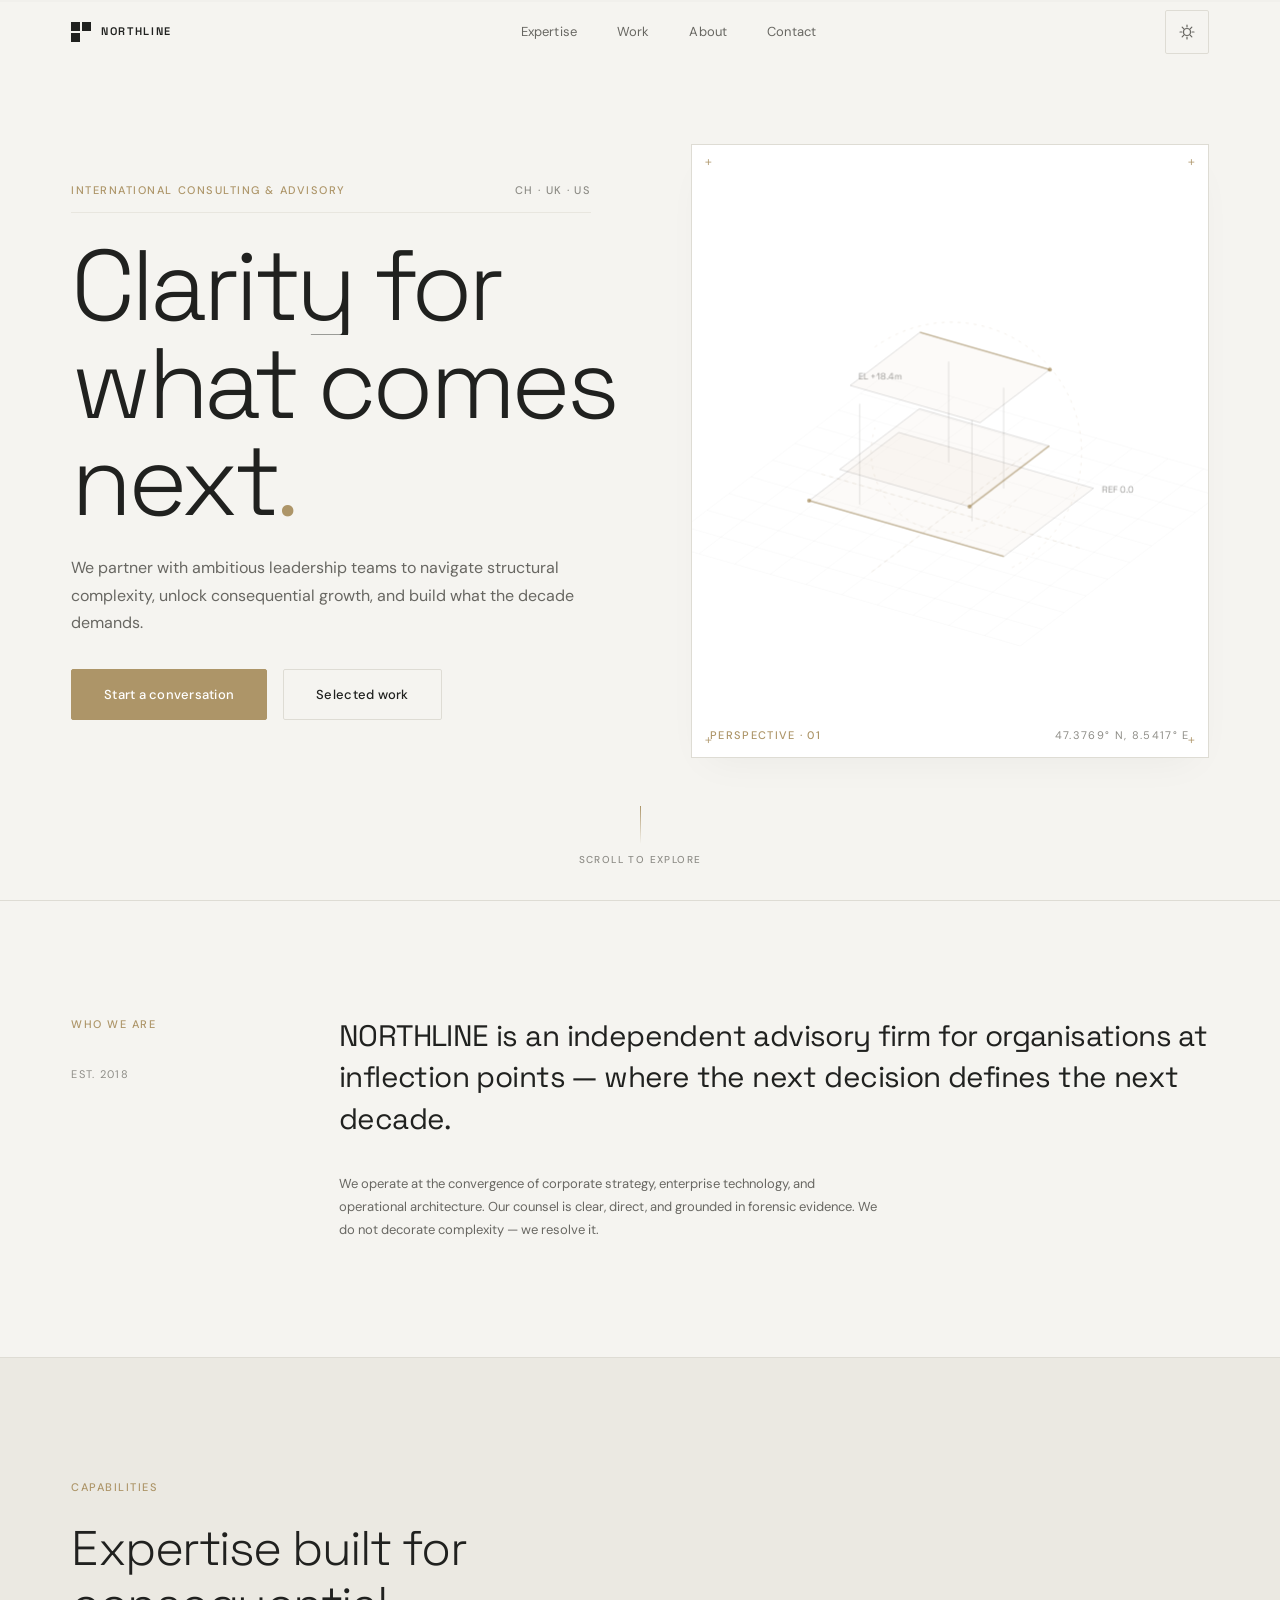
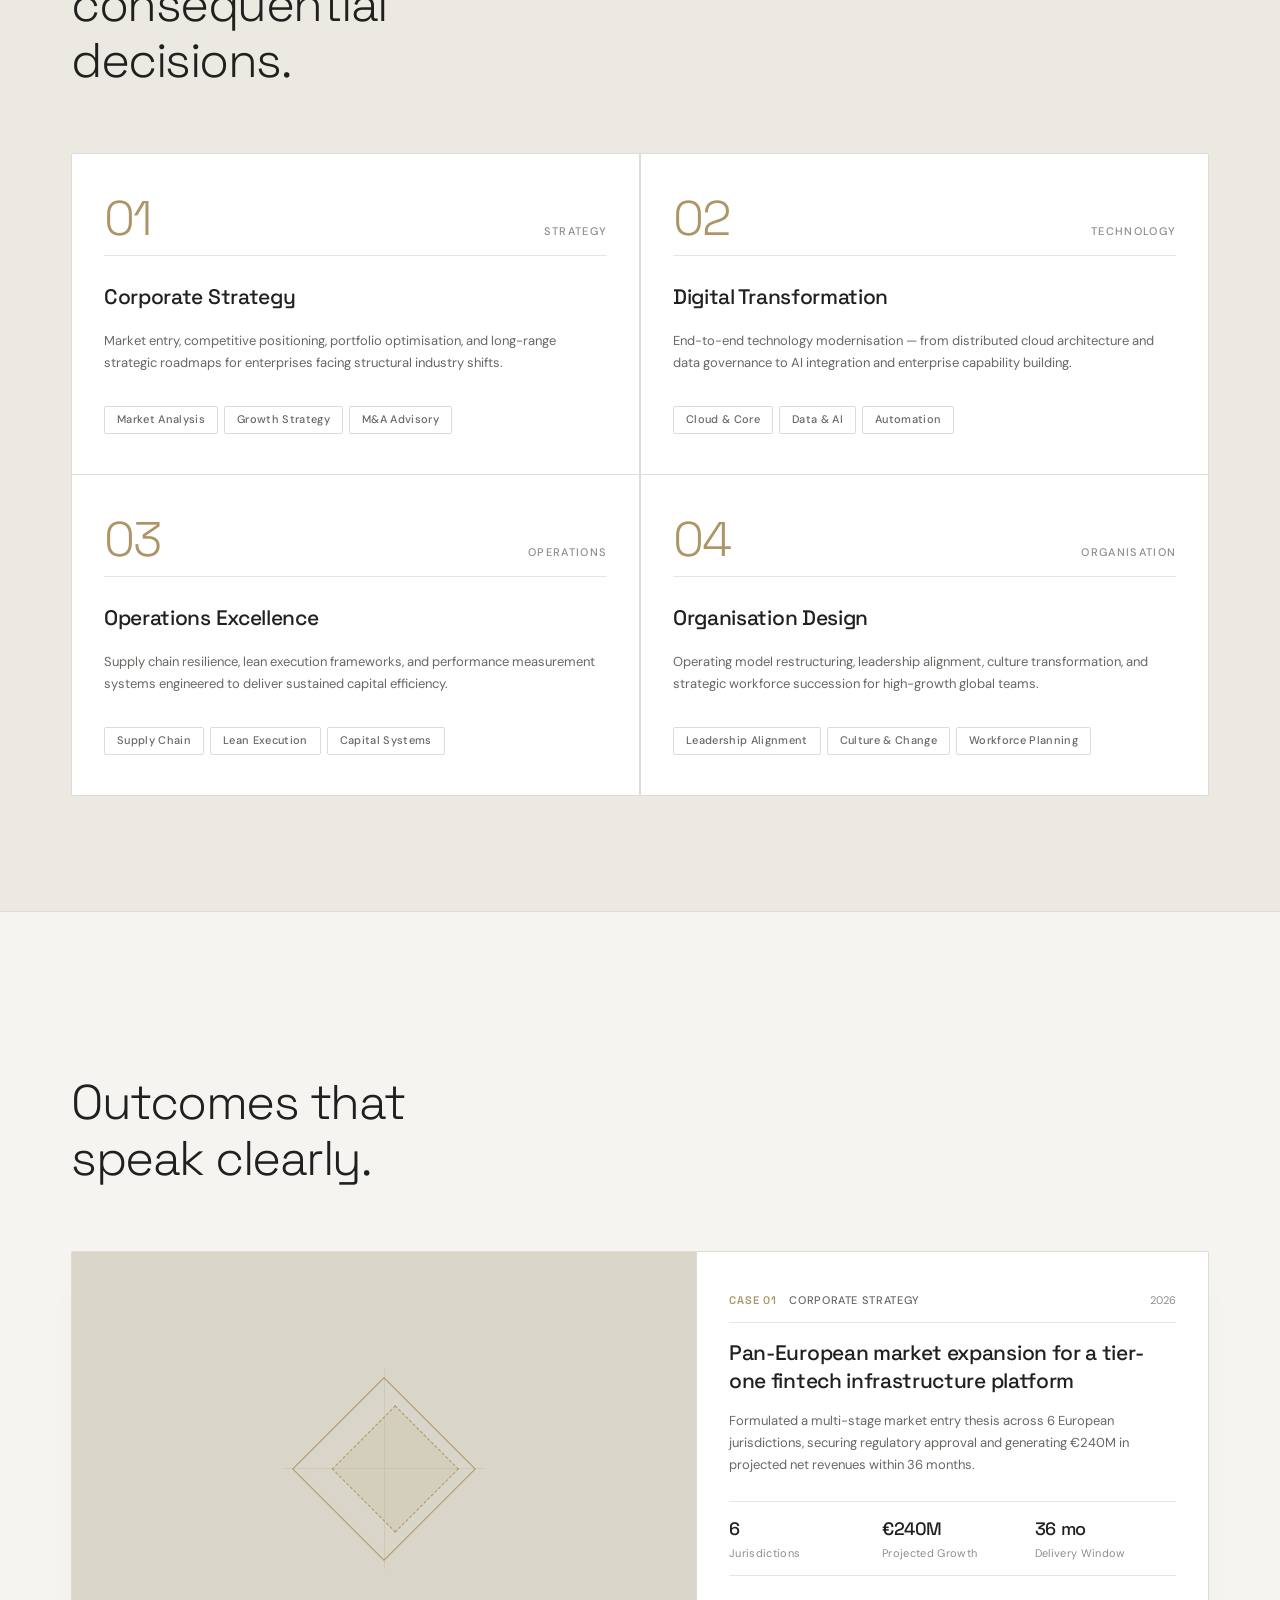
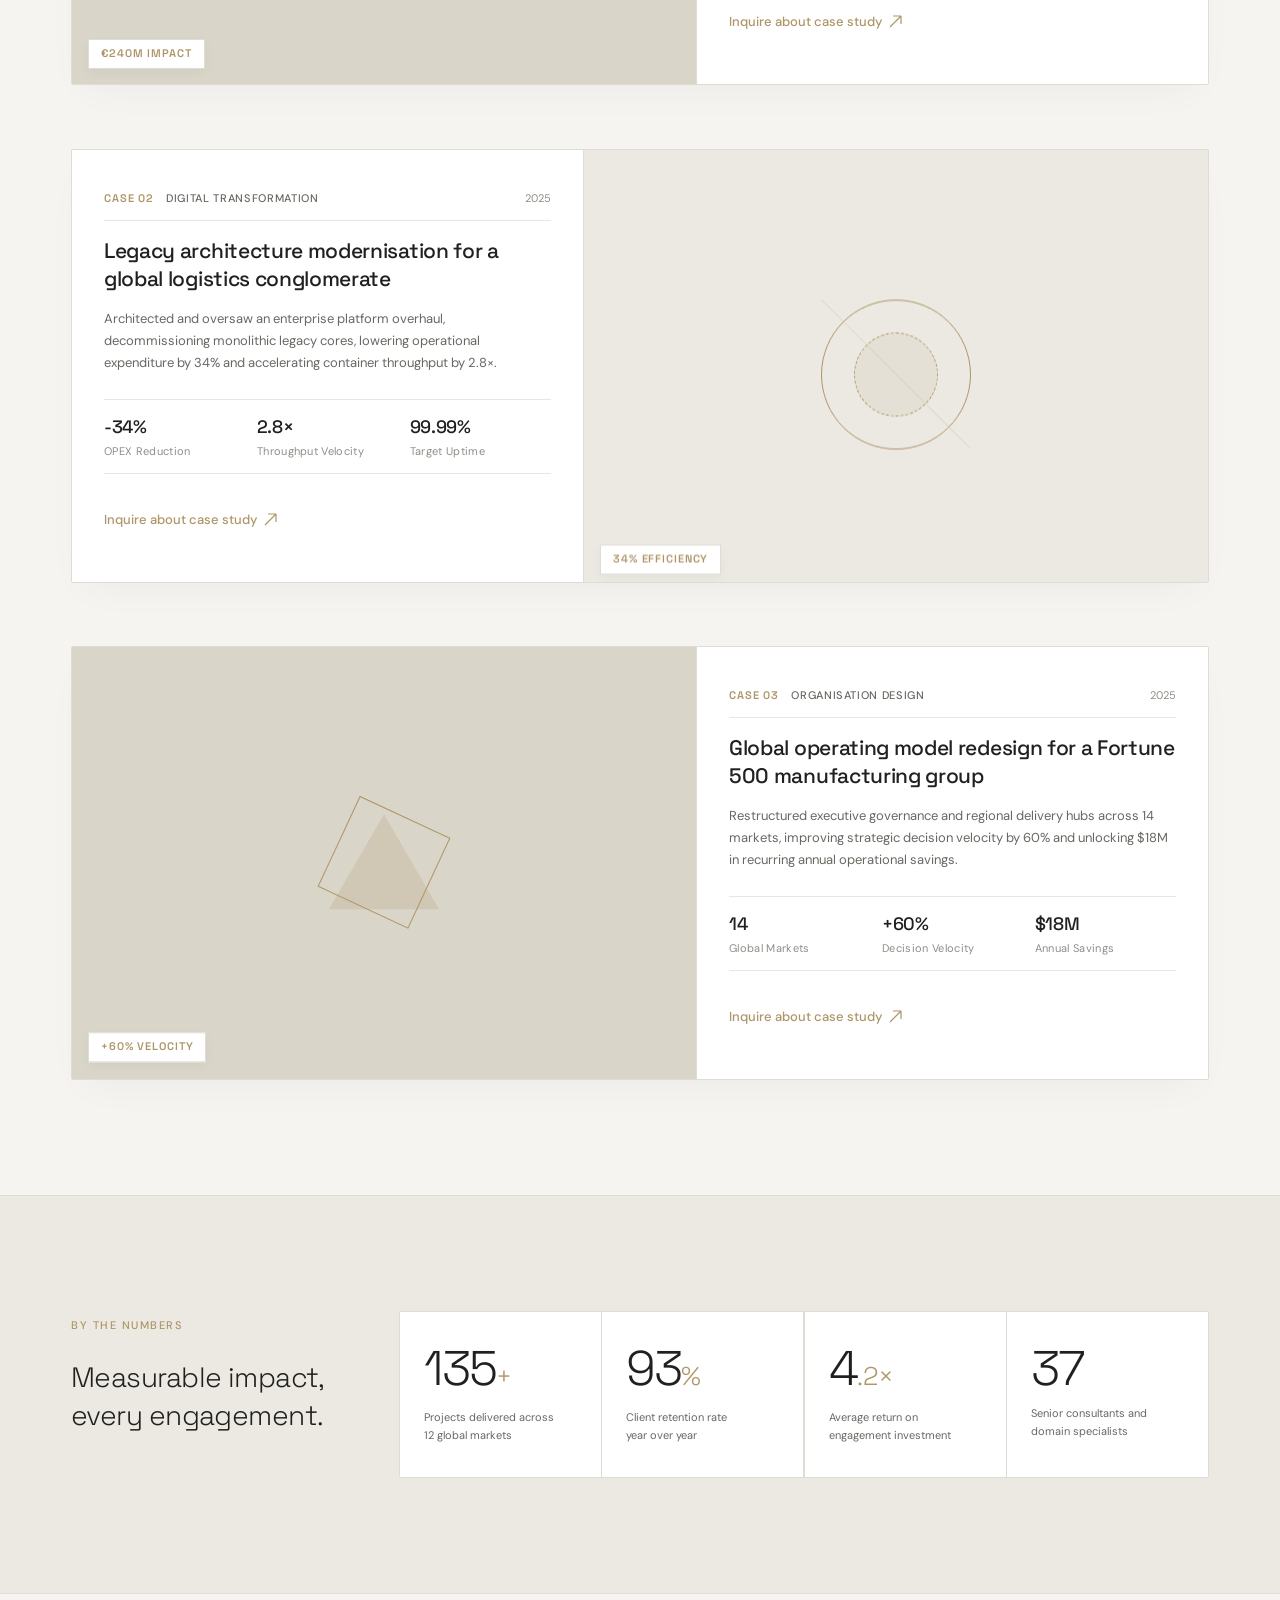
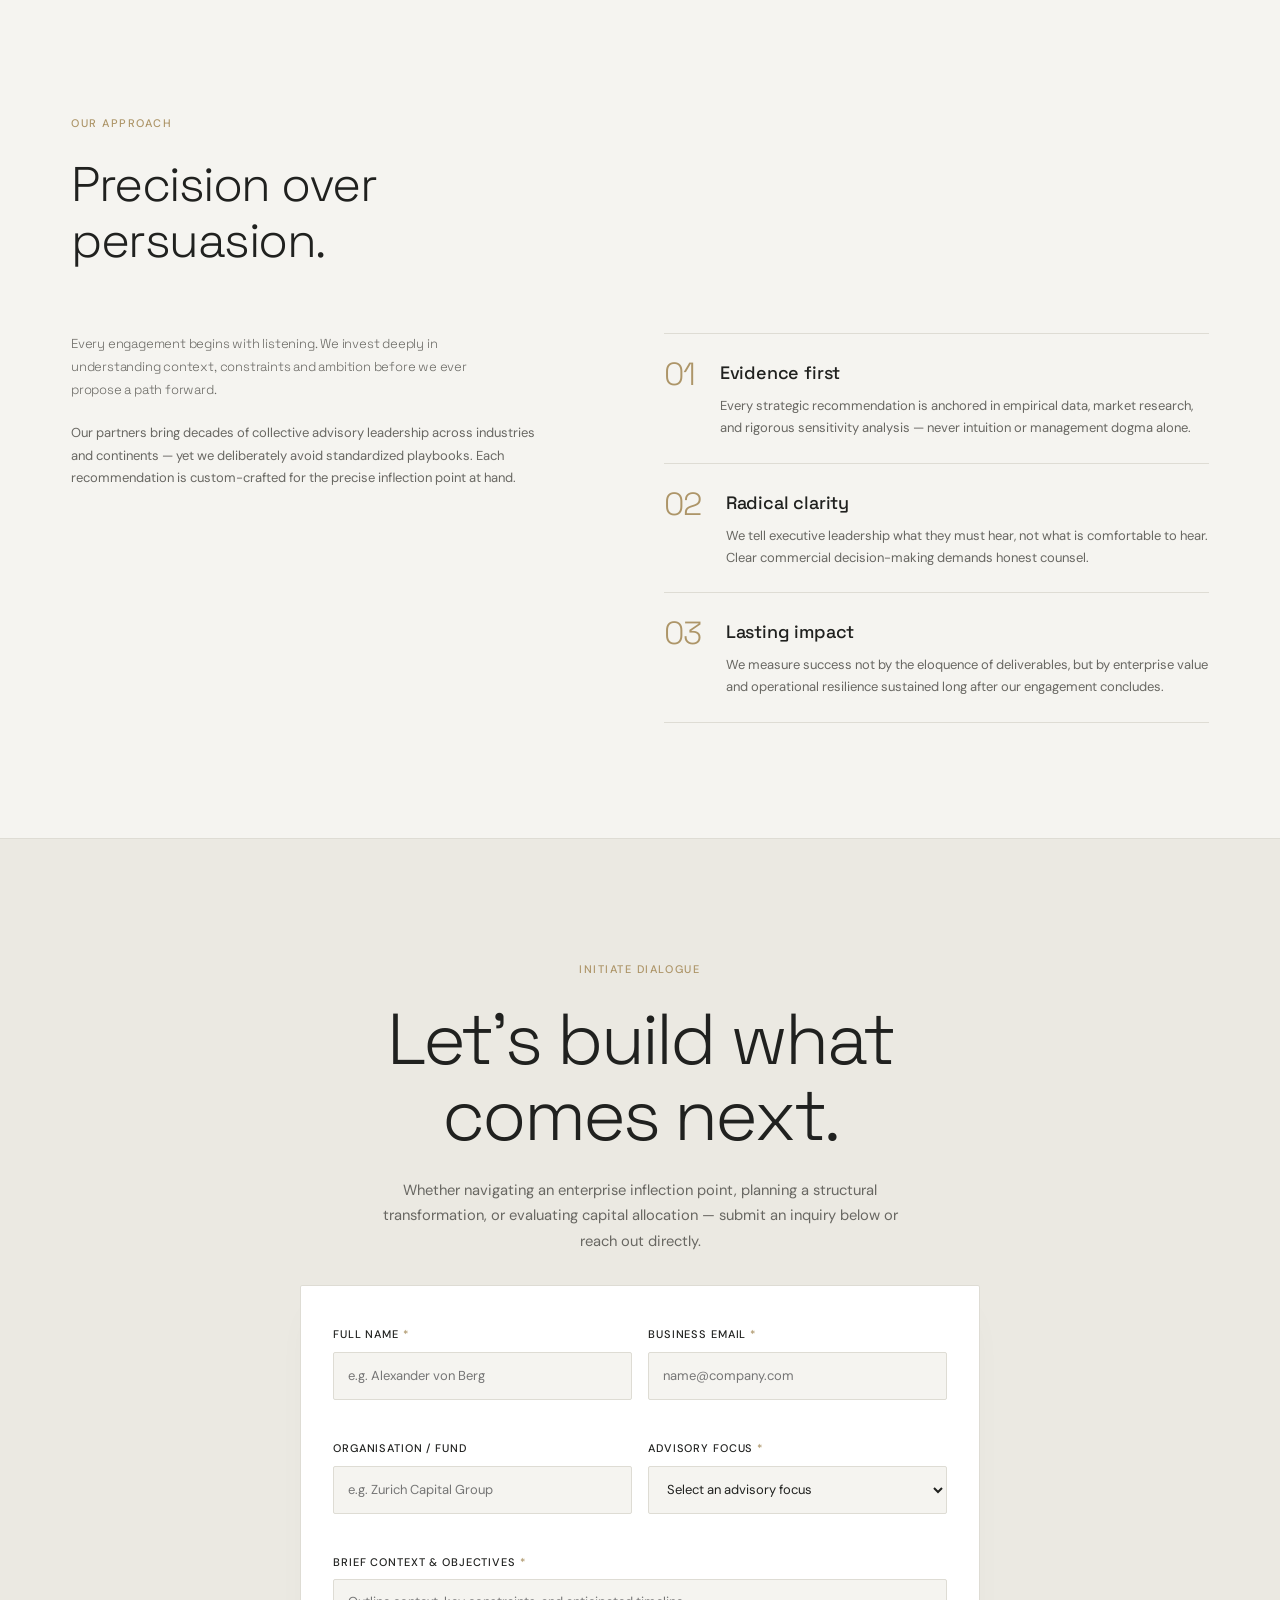
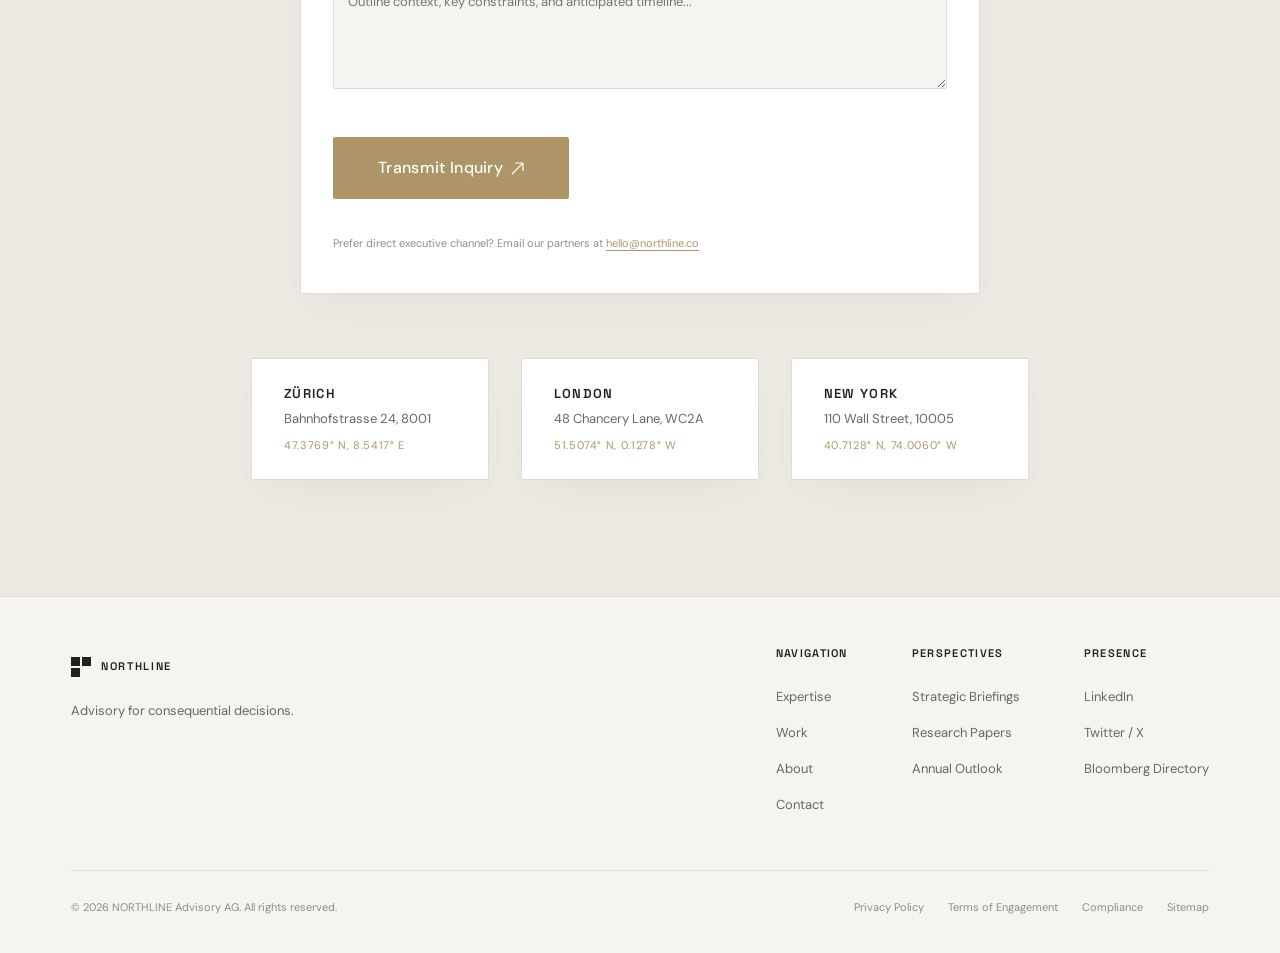
<file: index.html>
<!DOCTYPE html>
<html lang="en" data-theme="light">
<head>
  <meta charset="UTF-8">
  <meta name="viewport" content="width=device-width, initial-scale=1.0, viewport-fit=cover">
  
  <!-- Primary Meta Tags -->
  <title>NORTHLINE — Clarity for what comes next. | International Consulting &amp; Advisory</title>
  <meta name="title" content="NORTHLINE — Clarity for what comes next. | International Consulting &amp; Advisory">
  <meta name="description" content="NORTHLINE is an independent international consulting and advisory firm delivering clarity, corporate strategy, digital transformation, and operational architecture for forward-thinking enterprises.">
  <meta name="keywords" content="management consulting, corporate strategy, digital transformation, operational excellence, organisation design, Zürich advisory, London consulting, New York advisory">
  <meta name="author" content="NORTHLINE Advisory AG">
  <meta name="robots" content="index, follow">
  <link rel="canonical" href="https://northline.co/">
  
  <!-- Theme Color for Mobile Browsers -->
  <meta name="theme-color" content="#F5F4F0" id="metaThemeColor">

  <!-- Open Graph / Facebook -->
  <meta property="og:type" content="website">
  <meta property="og:url" content="https://northline.co/">
  <meta property="og:site_name" content="NORTHLINE">
  <meta property="og:title" content="NORTHLINE — Clarity for what comes next.">
  <meta property="og:description" content="Independent international consulting and advisory firm delivering clarity, corporate strategy, digital transformation, and operational architecture.">
  <meta property="og:image" content="https://northline.co/assets/og-image.svg">
  <meta property="og:image:width" content="1200">
  <meta property="og:image:height" content="630">
  <meta property="og:image:alt" content="NORTHLINE — Clarity for what comes next. International Consulting & Advisory">
  <meta property="og:locale" content="en_GB">

  <!-- Twitter Card -->
  <meta name="twitter:card" content="summary_large_image">
  <meta name="twitter:url" content="https://northline.co/">
  <meta name="twitter:title" content="NORTHLINE — Clarity for what comes next.">
  <meta name="twitter:description" content="Independent international consulting and advisory firm delivering clarity, corporate strategy, digital transformation, and operational architecture.">
  <meta name="twitter:image" content="https://northline.co/assets/og-image.svg">
  <meta name="twitter:image:alt" content="NORTHLINE Consulting & Advisory">

  <!-- Favicon and App Icons -->
  <link rel="icon" type="image/svg+xml" href="favicon.svg">
  <link rel="alternate icon" href="favicon.ico">
  <link rel="apple-touch-icon" href="favicon.svg">

  <!-- Structured Data: Organization & ProfessionalService (Schema.org) -->
  <script type="application/ld+json">
  {
    "@context": "https://schema.org",
    "@graph": [
      {
        "@type": "Organization",
        "@id": "https://northline.co/#organization",
        "name": "NORTHLINE",
        "legalName": "NORTHLINE Advisory AG",
        "url": "https://northline.co",
        "logo": "https://northline.co/favicon.svg",
        "description": "International consulting and advisory firm delivering clarity, corporate strategy, digital transformation, and operational architecture.",
        "foundingDate": "2018",
        "foundingLocation": "Zürich, Switzerland",
        "contactPoint": {
          "@type": "ContactPoint",
          "email": "hello@northline.co",
          "contactType": "client inquiries",
          "availableLanguage": ["English", "German", "French"]
        },
        "address": [
          {
            "@type": "PostalAddress",
            "streetAddress": "Bahnhofstrasse 24",
            "postalCode": "8001",
            "addressLocality": "Zürich",
            "addressCountry": "CH"
          },
          {
            "@type": "PostalAddress",
            "streetAddress": "48 Chancery Lane",
            "postalCode": "WC2A",
            "addressLocality": "London",
            "addressCountry": "GB"
          },
          {
            "@type": "PostalAddress",
            "streetAddress": "110 Wall Street",
            "postalCode": "10005",
            "addressLocality": "New York",
            "addressCountry": "US"
          }
        ]
      },
      {
        "@type": "ProfessionalService",
        "@id": "https://northline.co/#service",
        "name": "NORTHLINE Advisory Services",
        "provider": { "@id": "https://northline.co/#organization" },
        "serviceType": [
          "Corporate Strategy",
          "Digital Transformation",
          "Operations Excellence",
          "Organisation Design"
        ],
        "areaServed": "Global",
        "url": "https://northline.co"
      },
      {
        "@type": "WebSite",
        "@id": "https://northline.co/#website",
        "url": "https://northline.co",
        "name": "NORTHLINE",
        "publisher": { "@id": "https://northline.co/#organization" },
        "inLanguage": "en"
      }
    ]
  }
  </script>

  <!-- Prevent Theme Flash (FOUC) -->
  <script>
    (function () {
      try {
        var stored = localStorage.getItem('northline-theme');
        var theme = stored || (window.matchMedia('(prefers-color-scheme: dark)').matches ? 'dark' : 'light');
        document.documentElement.setAttribute('data-theme', theme);
        var meta = document.getElementById('metaThemeColor');
        if (meta) meta.setAttribute('content', theme === 'dark' ? '#151615' : '#F5F4F0');
      } catch (e) {}
    })();
  </script>

  <!-- Preconnect and Fonts -->
  <link rel="preconnect" href="https://fonts.googleapis.com">
  <link rel="preconnect" href="https://fonts.gstatic.com" crossorigin>
  <link href="https://fonts.googleapis.com/css2?family=DM+Sans:ital,opsz,wght@0,9..40,300;0,9..40,400;0,9..40,500;1,9..40,300;1,9..40,400&family=Space+Grotesk:wght@300;400;500;600;700&display=swap" rel="stylesheet">
  <link rel="stylesheet" href="css/styles.css">
</head>
<body>

  <!-- Scroll Progress -->
  <div class="scroll-progress" aria-hidden="true"><div class="scroll-progress__bar"></div></div>

  <!-- ====================================================================
       NAVIGATION
       ==================================================================== -->
  <header class="nav" id="mainNav" role="banner">
    <div class="nav__inner">
      <a href="#hero" class="nav__logo" aria-label="NORTHLINE Home">
        <svg class="nav__logo-mark" width="20" height="20" viewBox="0 0 20 20" fill="none" aria-hidden="true">
          <rect width="9" height="9" fill="currentColor"/>
          <rect x="11" width="9" height="9" fill="currentColor"/>
          <rect y="11" width="9" height="9" fill="currentColor"/>
        </svg>
        <span class="nav__logo-text">NORTHLINE</span>
      </a>

      <nav class="nav__menu" aria-label="Main navigation">
        <a href="#expertise" class="nav__link" data-nav-link>Expertise</a>
        <a href="#work" class="nav__link" data-nav-link>Work</a>
        <a href="#about" class="nav__link" data-nav-link>About</a>
        <a href="#contact" class="nav__link" data-nav-link>Contact</a>
      </nav>

      <div class="nav__right">
        <button class="theme-toggle" id="themeToggle" type="button" aria-label="Switch to dark theme" title="Toggle theme">
          <svg class="theme-toggle__sun" width="16" height="16" viewBox="0 0 16 16" fill="none" aria-hidden="true">
            <circle cx="8" cy="8" r="3.5" stroke="currentColor" stroke-width="1.2"/>
            <path d="M8 1v2M8 13v2M1 8h2M13 8h2M3.17 3.17l1.42 1.42M11.41 11.41l1.42 1.42M3.17 12.83l1.42-1.42M11.41 4.59l1.42-1.42" stroke="currentColor" stroke-width="1.2" stroke-linecap="round"/>
          </svg>
          <svg class="theme-toggle__moon" width="16" height="16" viewBox="0 0 16 16" fill="none" aria-hidden="true">
            <path d="M13.5 9.5a6 6 0 01-7-7 6 6 0 107 7z" stroke="currentColor" stroke-width="1.2" stroke-linecap="round" stroke-linejoin="round"/>
          </svg>
        </button>
        <button class="nav__burger" id="navBurger" type="button" aria-label="Open navigation menu" aria-expanded="false" aria-controls="mobileMenu">
          <span class="nav__burger-line"></span>
          <span class="nav__burger-line"></span>
        </button>
      </div>
    </div>
  </header>

  <!-- Mobile Overlay -->
  <div class="mobile-menu" id="mobileMenu" aria-hidden="true" role="dialog" aria-modal="true" aria-label="Mobile navigation">
    <nav class="mobile-menu__nav" aria-label="Mobile menu navigation">
      <a href="#expertise" class="mobile-menu__link" data-mobile-link>Expertise</a>
      <a href="#work" class="mobile-menu__link" data-mobile-link>Work</a>
      <a href="#about" class="mobile-menu__link" data-mobile-link>About</a>
      <a href="#contact" class="mobile-menu__link" data-mobile-link>Contact</a>
    </nav>
    <footer class="mobile-menu__foot">
      <span class="mobile-menu__label">Direct Advisory Inquiries</span>
      <a href="mailto:hello@northline.co" class="mobile-menu__email">hello@northline.co</a>
    </footer>
  </div>


  <main id="mainContent">

    <!-- ==================================================================
         HERO SECTION (Editorial Scale & Abstract Architectural Visual)
         ================================================================== -->
    <section class="hero" id="hero" aria-label="Introduction">
      <div class="hero__grid">
        <!-- Left: Dominant Editorial Typography -->
        <div class="hero__content">
          <div class="hero__meta-top hero-reveal" data-hero-delay="0">
            <span class="hero__eyebrow">International Consulting &amp; Advisory</span>
            <span class="hero__origin-tag">CH &middot; UK &middot; US</span>
          </div>

          <h1 class="hero__headline">
            <span class="hero__headline-wrapper"><span class="hero__headline-line hero-reveal" data-hero-delay="1">Clarity for</span></span>
            <span class="hero__headline-wrapper"><span class="hero__headline-line hero-reveal" data-hero-delay="2">what comes</span></span>
            <span class="hero__headline-wrapper"><span class="hero__headline-line hero__headline-line--accent hero-reveal" data-hero-delay="3">next<span class="dot">.</span></span></span>
          </h1>

          <p class="hero__sub hero-reveal" data-hero-delay="4">
            We partner with ambitious leadership teams to navigate structural complexity,
            unlock consequential growth, and build what the decade demands.
          </p>

          <div class="hero__actions hero-reveal" data-hero-delay="5">
            <a href="#contact" class="btn btn--primary magnetic-btn" data-magnetic><span class="btn__text">Start a conversation</span></a>
            <a href="#work" class="btn btn--outline magnetic-btn" data-magnetic><span class="btn__text">Selected work</span></a>
          </div>
        </div>

        <!-- Right: Abstract Architectural Visual with Restrained Depth -->
        <div class="hero__visual" id="heroVisualContainer" aria-hidden="true">
          <div class="hero__visual-frame">
            <span class="visual-corner visual-corner--tl">+</span>
            <span class="visual-corner visual-corner--tr">+</span>
            <span class="visual-corner visual-corner--bl">+</span>
            <span class="visual-corner visual-corner--br">+</span>
            <div class="hero__visual-caption">
              <span class="caption-label">PERSPECTIVE · 01</span>
              <span class="caption-coord">47.3769° N, 8.5417° E</span>
            </div>
            <canvas id="heroCanvas" role="img" aria-label="Abstract architectural wireframe visualization in isometric perspective"></canvas>
          </div>
        </div>
      </div>

      <div class="hero__bottom hero-reveal" data-hero-delay="6">
        <a href="#intro" class="hero__scroll-link" aria-label="Scroll down to company overview">
          <span class="hero__scroll-line" aria-hidden="true"></span>
          <span class="hero__scroll-label">Scroll to explore</span>
        </a>
      </div>
    </section>


    <!-- ==================================================================
         COMPANY INTRODUCTION
         ================================================================== -->
    <section class="intro" id="intro" aria-label="About NORTHLINE">
      <div class="intro__inner">
        <div class="intro__col-label">
          <span class="section-label reveal" data-reveal>Who we are</span>
          <span class="intro__index-mark">EST. 2018</span>
        </div>
        <div class="intro__col-text">
          <p class="intro__statement reveal" data-reveal data-delay="1">
            NORTHLINE is an independent advisory firm for organisations at inflection points — where the next decision defines the next decade.
          </p>
          <p class="intro__body reveal" data-reveal data-delay="2">
            We operate at the convergence of corporate strategy, enterprise technology, and operational architecture.
            Our counsel is clear, direct, and grounded in forensic evidence. We do not decorate complexity — we resolve it.
          </p>
        </div>
      </div>
    </section>


    <!-- ==================================================================
         EXPERTISE & SERVICES (Editorial Swiss Grid Layout)
         ================================================================== -->
    <section class="expertise" id="expertise" aria-label="Areas of Expertise">
      <div class="expertise__inner">
        <header class="expertise__header">
          <span class="section-label reveal" data-reveal>Capabilities</span>
          <h2 class="section-heading reveal" data-reveal data-delay="1">
            Expertise built for<br>consequential decisions.
          </h2>
        </header>

        <div class="expertise__grid">
          <!-- Item 01 -->
          <article class="expertise__card reveal" data-reveal data-stagger="0">
            <div class="expertise__card-top">
              <span class="expertise__index">01</span>
              <span class="expertise__discipline">Strategy</span>
            </div>
            <h3 class="expertise__title">Corporate Strategy</h3>
            <p class="expertise__desc">
              Market entry, competitive positioning, portfolio optimisation,
              and long-range strategic roadmaps for enterprises facing structural industry shifts.
            </p>
            <ul class="tag-list" aria-label="Key strategy domains">
              <li>Market Analysis</li>
              <li>Growth Strategy</li>
              <li>M&amp;A Advisory</li>
            </ul>
          </article>

          <!-- Item 02 -->
          <article class="expertise__card reveal" data-reveal data-stagger="1">
            <div class="expertise__card-top">
              <span class="expertise__index">02</span>
              <span class="expertise__discipline">Technology</span>
            </div>
            <h3 class="expertise__title">Digital Transformation</h3>
            <p class="expertise__desc">
              End-to-end technology modernisation — from distributed cloud architecture and data governance
              to AI integration and enterprise capability building.
            </p>
            <ul class="tag-list" aria-label="Key technology domains">
              <li>Cloud &amp; Core</li>
              <li>Data &amp; AI</li>
              <li>Automation</li>
            </ul>
          </article>

          <!-- Item 03 -->
          <article class="expertise__card reveal" data-reveal data-stagger="2">
            <div class="expertise__card-top">
              <span class="expertise__index">03</span>
              <span class="expertise__discipline">Operations</span>
            </div>
            <h3 class="expertise__title">Operations Excellence</h3>
            <p class="expertise__desc">
              Supply chain resilience, lean execution frameworks, and performance measurement systems
              engineered to deliver sustained capital efficiency.
            </p>
            <ul class="tag-list" aria-label="Key operations domains">
              <li>Supply Chain</li>
              <li>Lean Execution</li>
              <li>Capital Systems</li>
            </ul>
          </article>

          <!-- Item 04 -->
          <article class="expertise__card reveal" data-reveal data-stagger="3">
            <div class="expertise__card-top">
              <span class="expertise__index">04</span>
              <span class="expertise__discipline">Organisation</span>
            </div>
            <h3 class="expertise__title">Organisation Design</h3>
            <p class="expertise__desc">
              Operating model restructuring, leadership alignment, culture transformation,
              and strategic workforce succession for high-growth global teams.
            </p>
            <ul class="tag-list" aria-label="Key organisation domains">
              <li>Leadership Alignment</li>
              <li>Culture &amp; Change</li>
              <li>Workforce Planning</li>
            </ul>
          </article>
        </div>
      </div>
    </section>


    <!-- ==================================================================
         PROJECT SHOWCASE (Premium Case Study Architecture)
         ================================================================== -->
    <section class="work" id="work" aria-label="Selected Client Engagements">
      <div class="work__inner">
        <header class="work__header">
          <span class="section-label reveal" data-reveal>Selected Work</span>
          <h2 class="section-heading reveal" data-reveal data-delay="1">
            Outcomes that<br>speak clearly.
          </h2>
        </header>

        <div class="work__list">
          <!-- Project 01 -->
          <article class="work__item reveal" data-reveal data-parallax-item>
            <div class="work__item-visual work__item-visual--1">
              <div class="work__architectural-stage" data-parallax-shape>
                <div class="arch-plane arch-plane--base"></div>
                <div class="arch-plane arch-plane--elevated"></div>
                <div class="arch-axis arch-axis--x"></div>
                <div class="arch-axis arch-axis--y"></div>
                <div class="arch-accent-badge">€240M IMPACT</div>
              </div>
            </div>
            <div class="work__item-body">
              <div class="work__meta">
                <span class="work__index-label">CASE 01</span>
                <span class="work__cat">Corporate Strategy</span>
                <span class="work__year">2026</span>
              </div>
              <h3 class="work__title">Pan-European market expansion for a tier-one fintech infrastructure platform</h3>
              <p class="work__text">
                Formulated a multi-stage market entry thesis across 6 European jurisdictions,
                securing regulatory approval and generating €240M in projected net revenues within 36 months.
              </p>
              <div class="work__metrics-strip">
                <div class="metric-item">
                  <span class="metric-val">6</span>
                  <span class="metric-lbl">Jurisdictions</span>
                </div>
                <div class="metric-item">
                  <span class="metric-val">€240M</span>
                  <span class="metric-lbl">Projected Growth</span>
                </div>
                <div class="metric-item">
                  <span class="metric-val">36 mo</span>
                  <span class="metric-lbl">Delivery Window</span>
                </div>
              </div>
              <a href="#contact" class="work__link">
                <span class="work__link-text">Inquire about case study</span>
                <svg class="work__link-arrow" width="13" height="13" viewBox="0 0 13 13" fill="none" aria-hidden="true"><path d="M1 12L12 1m0 0H4m8 0v8" stroke="currentColor" stroke-width="1.2"/></svg>
              </a>
            </div>
          </article>

          <!-- Project 02 -->
          <article class="work__item work__item--reverse reveal" data-reveal data-delay="1" data-parallax-item>
            <div class="work__item-visual work__item-visual--2">
              <div class="work__architectural-stage" data-parallax-shape>
                <div class="arch-circle arch-circle--outer"></div>
                <div class="arch-circle arch-circle--inner"></div>
                <div class="arch-axis arch-axis--diag"></div>
                <div class="arch-accent-badge">34% EFFICIENCY</div>
              </div>
            </div>
            <div class="work__item-body">
              <div class="work__meta">
                <span class="work__index-label">CASE 02</span>
                <span class="work__cat">Digital Transformation</span>
                <span class="work__year">2025</span>
              </div>
              <h3 class="work__title">Legacy architecture modernisation for a global logistics conglomerate</h3>
              <p class="work__text">
                Architected and oversaw an enterprise platform overhaul, decommissioning monolithic legacy cores,
                lowering operational expenditure by 34% and accelerating container throughput by 2.8×.
              </p>
              <div class="work__metrics-strip">
                <div class="metric-item">
                  <span class="metric-val">-34%</span>
                  <span class="metric-lbl">OPEX Reduction</span>
                </div>
                <div class="metric-item">
                  <span class="metric-val">2.8×</span>
                  <span class="metric-lbl">Throughput Velocity</span>
                </div>
                <div class="metric-item">
                  <span class="metric-val">99.99%</span>
                  <span class="metric-lbl">Target Uptime</span>
                </div>
              </div>
              <a href="#contact" class="work__link">
                <span class="work__link-text">Inquire about case study</span>
                <svg class="work__link-arrow" width="13" height="13" viewBox="0 0 13 13" fill="none" aria-hidden="true"><path d="M1 12L12 1m0 0H4m8 0v8" stroke="currentColor" stroke-width="1.2"/></svg>
              </a>
            </div>
          </article>

          <!-- Project 03 -->
          <article class="work__item reveal" data-reveal data-delay="2" data-parallax-item>
            <div class="work__item-visual work__item-visual--3">
              <div class="work__architectural-stage" data-parallax-shape>
                <div class="arch-polygon arch-polygon--tri"></div>
                <div class="arch-plane arch-plane--prism"></div>
                <div class="arch-accent-badge">+60% VELOCITY</div>
              </div>
            </div>
            <div class="work__item-body">
              <div class="work__meta">
                <span class="work__index-label">CASE 03</span>
                <span class="work__cat">Organisation Design</span>
                <span class="work__year">2025</span>
              </div>
              <h3 class="work__title">Global operating model redesign for a Fortune 500 manufacturing group</h3>
              <p class="work__text">
                Restructured executive governance and regional delivery hubs across 14 markets,
                improving strategic decision velocity by 60% and unlocking $18M in recurring annual operational savings.
              </p>
              <div class="work__metrics-strip">
                <div class="metric-item">
                  <span class="metric-val">14</span>
                  <span class="metric-lbl">Global Markets</span>
                </div>
                <div class="metric-item">
                  <span class="metric-val">+60%</span>
                  <span class="metric-lbl">Decision Velocity</span>
                </div>
                <div class="metric-item">
                  <span class="metric-val">$18M</span>
                  <span class="metric-lbl">Annual Savings</span>
                </div>
              </div>
              <a href="#contact" class="work__link">
                <span class="work__link-text">Inquire about case study</span>
                <svg class="work__link-arrow" width="13" height="13" viewBox="0 0 13 13" fill="none" aria-hidden="true"><path d="M1 12L12 1m0 0H4m8 0v8" stroke="currentColor" stroke-width="1.2"/></svg>
              </a>
            </div>
          </article>
        </div>
      </div>
    </section>


    <!-- ==================================================================
         BUSINESS STATISTICS
         ================================================================== -->
    <section class="stats" id="stats" aria-label="Quantitative Firm Track Record">
      <div class="stats__inner">
        <div class="stats__left">
          <span class="section-label reveal" data-reveal>By the numbers</span>
          <p class="stats__statement reveal" data-reveal data-delay="1">
            Measurable impact,<br>every engagement.
          </p>
        </div>
        <div class="stats__grid">
          <div class="stats__item reveal" data-reveal data-stagger="0">
            <span class="stats__number" data-count="140">0</span><span class="stats__suffix">+</span>
            <span class="stats__label">Projects delivered across<br>12 global markets</span>
          </div>
          <div class="stats__item reveal" data-reveal data-delay="1" data-stagger="1">
            <span class="stats__number" data-count="96">0</span><span class="stats__suffix">%</span>
            <span class="stats__label">Client retention rate<br>year over year</span>
          </div>
          <div class="stats__item reveal" data-reveal data-delay="2" data-stagger="2">
            <span class="stats__number" data-count="4">0</span><span class="stats__suffix">.2×</span>
            <span class="stats__label">Average return on<br>engagement investment</span>
          </div>
          <div class="stats__item reveal" data-reveal data-delay="3" data-stagger="3">
            <span class="stats__number" data-count="38">0</span>
            <span class="stats__label">Senior consultants and<br>domain specialists</span>
          </div>
        </div>
      </div>
    </section>


    <!-- ==================================================================
         ABOUT & PRINCIPLES
         ================================================================== -->
    <section class="about" id="about" aria-label="Philosophy and Principles">
      <div class="about__inner">
        <header class="about__header">
          <span class="section-label reveal" data-reveal>Our approach</span>
          <h2 class="section-heading reveal" data-reveal data-delay="1">
            Precision over<br>persuasion.
          </h2>
        </header>

        <div class="about__body">
          <div class="about__narrative reveal" data-reveal data-delay="2">
            <p class="about__lead">
              Every engagement begins with listening. We invest deeply in
              understanding context, constraints and ambition before we
              ever propose a path forward.
            </p>
            <p>
              Our partners bring decades of collective advisory leadership across
              industries and continents — yet we deliberately avoid standardized playbooks.
              Each recommendation is custom-crafted for the precise inflection point at hand.
            </p>
          </div>

          <div class="about__principles">
            <div class="about__principle reveal" data-reveal data-delay="2">
              <span class="about__principle-num">01</span>
              <div>
                <h3 class="about__principle-title">Evidence first</h3>
                <p class="about__principle-text">
                  Every strategic recommendation is anchored in empirical data, market research, and
                  rigorous sensitivity analysis — never intuition or management dogma alone.
                </p>
              </div>
            </div>
            <div class="about__principle reveal" data-reveal data-delay="3">
              <span class="about__principle-num">02</span>
              <div>
                <h3 class="about__principle-title">Radical clarity</h3>
                <p class="about__principle-text">
                  We tell executive leadership what they must hear, not what is comfortable to hear.
                  Clear commercial decision-making demands honest counsel.
                </p>
              </div>
            </div>
            <div class="about__principle reveal" data-reveal data-delay="4">
              <span class="about__principle-num">03</span>
              <div>
                <h3 class="about__principle-title">Lasting impact</h3>
                <p class="about__principle-text">
                  We measure success not by the eloquence of deliverables, but by enterprise value
                  and operational resilience sustained long after our engagement concludes.
                </p>
              </div>
            </div>
          </div>
        </div>
      </div>
    </section>


    <!-- ==================================================================
         CONTACT EXPERIENCE (Functional Form & Office Locations)
         ================================================================== -->
    <section class="contact" id="contact" aria-label="Contact and Inquiries">
      <div class="contact__inner">
        <span class="section-label reveal" data-reveal>Initiate Dialogue</span>
        <h2 class="contact__heading reveal" data-reveal data-delay="1">
          Let's build what<br>comes next.
        </h2>
        <p class="contact__sub reveal" data-reveal data-delay="2">
          Whether navigating an enterprise inflection point, planning a structural transformation,
          or evaluating capital allocation — submit an inquiry below or reach out directly.
        </p>

        <!-- Functional Contact Form -->
        <form id="contactForm" class="contact__form reveal" data-reveal data-delay="3" method="POST" action="https://formspree.io/f/YOUR_FORM_ID" data-netlify="true" name="inquiry" novalidate>
          <input type="hidden" name="form-name" value="inquiry">
          <!-- Honeypot spam field for bots -->
          <div class="visually-hidden" aria-hidden="true">
            <label for="botField">Do not fill this field: <input id="botField" name="bot-field" tabindex="-1" autocomplete="off"></label>
          </div>

          <div class="form-row">
            <div class="form-group">
              <label for="contactName" class="form-label">Full Name <span class="form-required" aria-hidden="true">*</span></label>
              <input type="text" id="contactName" name="name" class="form-input" required autocomplete="name" placeholder="e.g. Alexander von Berg" aria-describedby="nameError">
              <span id="nameError" class="form-error" aria-live="polite"></span>
            </div>

            <div class="form-group">
              <label for="contactEmail" class="form-label">Business Email <span class="form-required" aria-hidden="true">*</span></label>
              <input type="email" id="contactEmail" name="email" class="form-input" required autocomplete="email" placeholder="name@company.com" aria-describedby="emailError">
              <span id="emailError" class="form-error" aria-live="polite"></span>
            </div>
          </div>

          <div class="form-row">
            <div class="form-group">
              <label for="contactCompany" class="form-label">Organisation / Fund</label>
              <input type="text" id="contactCompany" name="company" class="form-input" autocomplete="organization" placeholder="e.g. Zurich Capital Group">
            </div>

            <div class="form-group">
              <label for="contactService" class="form-label">Advisory Focus <span class="form-required" aria-hidden="true">*</span></label>
              <select id="contactService" name="service" class="form-select" required aria-describedby="serviceError">
                <option value="" disabled selected>Select an advisory focus</option>
                <option value="Corporate Strategy">Corporate Strategy</option>
                <option value="Digital Transformation">Digital Transformation</option>
                <option value="Operations Excellence">Operations Excellence</option>
                <option value="Organisation Design">Organisation Design</option>
                <option value="M&A / Inflection Advisory">M&amp;A / Inflection Advisory</option>
                <option value="General Executive Inquiry">General Executive Inquiry</option>
              </select>
              <span id="serviceError" class="form-error" aria-live="polite"></span>
            </div>
          </div>

          <div class="form-group form-group--full">
            <label for="contactMessage" class="form-label">Brief Context &amp; Objectives <span class="form-required" aria-hidden="true">*</span></label>
            <textarea id="contactMessage" name="message" class="form-textarea" rows="4" required placeholder="Outline context, key constraints, and anticipated timeline..." aria-describedby="messageError"></textarea>
            <span id="messageError" class="form-error" aria-live="polite"></span>
          </div>

          <div class="form-actions">
            <button type="submit" id="contactSubmit" class="btn btn--primary btn--lg magnetic-btn" data-magnetic>
              <span class="btn__text">Transmit Inquiry</span>
              <svg class="btn__icon" width="13" height="13" viewBox="0 0 13 13" fill="none" aria-hidden="true"><path d="M1 12L12 1m0 0H4m8 0v8" stroke="currentColor" stroke-width="1.2"/></svg>
            </button>
          </div>

          <!-- Dynamic Form Feedback Container -->
          <div id="formStatus" class="form-status" role="status" aria-live="polite" style="display: none;"></div>

          <p class="form-direct-note">
            Prefer direct executive channel? Email our partners at <a href="mailto:hello@northline.co" class="contact__direct-link">hello@northline.co</a>
          </p>
        </form>

        <div class="contact__offices reveal" data-reveal data-delay="4">
          <div class="contact__office">
            <span class="contact__office-city">Zürich</span>
            <span class="contact__office-addr">Bahnhofstrasse 24, 8001</span>
            <span class="contact__office-coords">47.3769° N, 8.5417° E</span>
          </div>
          <div class="contact__office">
            <span class="contact__office-city">London</span>
            <span class="contact__office-addr">48 Chancery Lane, WC2A</span>
            <span class="contact__office-coords">51.5074° N, 0.1278° W</span>
          </div>
          <div class="contact__office">
            <span class="contact__office-city">New York</span>
            <span class="contact__office-addr">110 Wall Street, 10005</span>
            <span class="contact__office-coords">40.7128° N, 74.0060° W</span>
          </div>
        </div>
      </div>
    </section>

  </main>


  <!-- ====================================================================
       FOOTER
       ==================================================================== -->
  <footer class="footer" role="contentinfo">
    <div class="footer__inner">
      <div class="footer__top">
        <div class="footer__brand">
          <a href="#hero" class="nav__logo" aria-label="NORTHLINE Home">
            <svg class="nav__logo-mark" width="20" height="20" viewBox="0 0 20 20" fill="none" aria-hidden="true">
              <rect width="9" height="9" fill="currentColor"/>
              <rect x="11" width="9" height="9" fill="currentColor"/>
              <rect y="11" width="9" height="9" fill="currentColor"/>
            </svg>
            <span class="nav__logo-text">NORTHLINE</span>
          </a>
          <p class="footer__brand-tag">Advisory for consequential decisions.</p>
        </div>
        <nav class="footer__nav" aria-label="Footer navigation">
          <div class="footer__col">
            <h4 class="footer__heading">Navigation</h4>
            <a href="#expertise">Expertise</a>
            <a href="#work">Work</a>
            <a href="#about">About</a>
            <a href="#contact">Contact</a>
          </div>
          <div class="footer__col">
            <h4 class="footer__heading">Perspectives</h4>
            <a href="#expertise">Strategic Briefings</a>
            <a href="#expertise">Research Papers</a>
            <a href="#expertise">Annual Outlook</a>
          </div>
          <div class="footer__col">
            <h4 class="footer__heading">Presence</h4>
            <a href="https://linkedin.com" target="_blank" rel="noopener noreferrer">LinkedIn</a>
            <a href="https://x.com" target="_blank" rel="noopener noreferrer">Twitter / X</a>
            <a href="#about">Bloomberg Directory</a>
          </div>
        </nav>
      </div>
      <div class="footer__bottom">
        <span class="footer__copy">&copy; 2026 NORTHLINE Advisory AG. All rights reserved.</span>
        <div class="footer__legal">
          <a href="#about">Privacy Policy</a>
          <a href="#about">Terms of Engagement</a>
          <a href="#about">Compliance</a>
          <a href="sitemap.xml">Sitemap</a>
        </div>
      </div>
    </div>
  </footer>

  <script src="js/script.js"></script>
</body>
</html>
</file>
<file: css/styles.css>
/* ==========================================================================
   NORTHLINE — Production-Quality Responsive & Accessibility System
   Design Direction: Swiss Editorial Architecture meets International Advisory
   Palette: Warm Porcelain (#F5F4F0) & Champagne Gold (#AD9568 / #C5AD7D)
   Typography: Space Grotesk (Headings) + DM Sans (Body)
   ========================================================================== */

/* --------------------------------------------------------------------------
   0. Custom Properties & Refined Palette
   -------------------------------------------------------------------------- */
:root {
  /* ── Light Palette (Warm Porcelain, Soft Ivory, Deep Charcoal, Champagne Gold) ── */
  --bg:                #F5F4F0;  /* Warm Porcelain */
  --bg-secondary:      #EBE9E2;  /* Soft Ivory */
  --surface:           #FFFFFF;  /* Crisp White */
  --text-1:            #20211F;  /* Deep Charcoal */
  --text-2:            #686762;  /* Stone Grey (Enhanced Contrast, WCAG AA 4.6:1) */
  --text-3:            #8E8D87;  /* Balanced Muted Grey */
  --accent:            #AD9568;  /* Muted Champagne Gold */
  --accent-hover:      #9A8359;  /* Deepened Champagne */
  --accent-10:         rgba(173, 149, 104, .10);
  --accent-20:         rgba(173, 149, 104, .20);
  --accent-30:         rgba(173, 149, 104, .30);
  --border:            #DEDCD4;  /* Warm Grey Hairline */
  --border-light:      #E8E6DF;  /* Understated Hairline */
  --nav-bg:            rgba(245, 244, 240, 0);
  --nav-bg-scrolled:   rgba(245, 244, 240, .94);
  --card-bg:           #FFFFFF;
  --card-hover:        #FAF9F6;
  --overlay:           rgba(245, 244, 240, .98);
  --card-shadow:       0 16px 40px -16px rgba(32, 33, 31, 0.05);
  --card-shadow-hover: 0 24px 48px -16px rgba(32, 33, 31, 0.09);

  /* ── Editorial Typography Scale ── */
  --f-heading: 'Space Grotesk', system-ui, -apple-system, sans-serif;
  --f-body:    'DM Sans', system-ui, -apple-system, sans-serif;

  --ts-xs:   .6875rem;   /* 11px */
  --ts-sm:   .8125rem;   /* 13px */
  --ts-base: 1rem;       /* 16px */
  --ts-lg:   1.125rem;   /* 18px */
  --ts-xl:   1.3125rem;  /* 21px */
  --ts-2xl:  1.75rem;    /* 28px */
  --ts-3xl:  2.25rem;    /* 36px */
  --ts-hero: clamp(2.75rem, 7.8vw, 7.25rem); /* Proportional Editorial Headline */

  /* ── Spacing Rhythm ── */
  --sp-1: .25rem;
  --sp-2: .5rem;
  --sp-3: .75rem;
  --sp-4: 1rem;
  --sp-5: 1.25rem;
  --sp-6: 1.5rem;
  --sp-8: 2rem;
  --sp-10: 2.5rem;
  --sp-12: 3rem;
  --sp-16: 4rem;
  --sp-20: 5rem;
  --sp-24: 6rem;
  --sp-32: 8rem;
  --sp-section: clamp(4.5rem, 9vw, 9.5rem);

  /* ── Layout ── */
  --container:  1240px;
  --narrow:     880px;
  --gutter:     clamp(1.25rem, 4vw, 3.5rem);

  /* ── Restrained Architectural Motion ── */
  --ease:        cubic-bezier(.16, 1, .3, 1);
  --ease-in:     cubic-bezier(.76, 0, .24, 1);
  --ease-spring: cubic-bezier(.34, 1.56, .64, 1);
  --dur-fast:    .2s;
  --dur-base:    .45s;
  --dur-slow:    .85s;
  --dur-reveal:  1.1s;

  /* ── Hairline Precision ── */
  --radius: 2px;
}

/* ── Dark Palette (Rich Obsidian, Graphite, Warm White, Champagne Gold) ── */
[data-theme="dark"] {
  --bg:                #151615;  /* Rich Obsidian */
  --bg-secondary:      #20211F;  /* Deep Graphite */
  --surface:           #1C1D1B;
  --text-1:            #F2F0E9;  /* Warm White */
  --text-2:            #A8A8A0;  /* Muted Silver (WCAG AA > 6:1) */
  --text-3:            #767570;
  --accent:            #C5AD7D;  /* Champagne Gold */
  --accent-hover:      #D4BE92;
  --accent-10:         rgba(197, 173, 125, .10);
  --accent-20:         rgba(197, 173, 125, .18);
  --accent-30:         rgba(197, 173, 125, .28);
  --border:            #34342F;  /* Controlled Dark Border */
  --border-light:      #262622;
  --nav-bg:            rgba(21, 22, 21, 0);
  --nav-bg-scrolled:   rgba(21, 22, 21, .94);
  --card-bg:           #1C1D1B;
  --card-hover:        #242523;
  --overlay:           rgba(21, 22, 21, .98);
  --card-shadow:       0 16px 40px -16px rgba(0, 0, 0, 0.4);
  --card-shadow-hover: 0 24px 48px -16px rgba(0, 0, 0, 0.65);
}


/* --------------------------------------------------------------------------
   1. Reset & Global Boundaries (Zero Horizontal Overflow)
   -------------------------------------------------------------------------- */
*, *::before, *::after {
  margin: 0;
  padding: 0;
  box-sizing: border-box;
}

html {
  scroll-behavior: smooth;
  -webkit-text-size-adjust: 100%;
  text-size-adjust: 100%;
  width: 100%;
  max-width: 100vw;
  overflow-x: hidden;
}

@supports (overflow-x: clip) {
  html, body {
    overflow-x: clip;
  }
}

body {
  font-family: var(--f-body);
  font-size: var(--ts-base);
  font-weight: 400;
  line-height: 1.62;
  color: var(--text-1);
  background: var(--bg);
  -webkit-font-smoothing: antialiased;
  -moz-osx-font-smoothing: grayscale;
  width: 100%;
  max-width: 100vw;
  overflow-x: hidden;
  transition: background var(--dur-base) ease, color var(--dur-base) ease;
}

/* Accessibility: Enhanced Focus States */
:focus-visible {
  outline: 2px solid var(--accent);
  outline-offset: 3px;
}

a { color: inherit; text-decoration: none; }
ul, ol { list-style: none; }
img, svg { display: block; max-width: 100%; height: auto; }

button {
  font: inherit; color: inherit; background: none; border: none;
  cursor: pointer; -webkit-tap-highlight-color: transparent;
}

::selection {
  background: var(--accent);
  color: #FFFFFF;
}

/* Reduced Motion Override */
@media (prefers-reduced-motion: reduce) {
  html { scroll-behavior: auto; }
  *, *::before, *::after {
    animation-duration: 0.01ms !important;
    animation-iteration-count: 1 !important;
    transition-duration: 0.01ms !important;
    scroll-behavior: auto !important;
  }
}


/* --------------------------------------------------------------------------
   2. Refined Scroll Progress Indicator
   -------------------------------------------------------------------------- */
.scroll-progress {
  position: fixed; top: 0; left: 0; width: 100%; height: 2px;
  z-index: 1000; pointer-events: none;
  background: rgba(0, 0, 0, 0.015);
}
.scroll-progress__bar {
  height: 100%; width: 0%;
  background: linear-gradient(90deg, var(--accent), var(--accent-hover));
  box-shadow: 0 0 8px var(--accent-30);
  transition: width .08s linear;
}


/* --------------------------------------------------------------------------
   3. Interactive Navigation (Swiss Minimalist Header)
   -------------------------------------------------------------------------- */
.nav {
  position: fixed; top: 0; left: 0; width: 100%; z-index: 900;
  background: var(--nav-bg);
  border-bottom: 1px solid transparent;
  transition:
    background var(--dur-base) var(--ease),
    border-color var(--dur-base) var(--ease),
    backdrop-filter var(--dur-base) var(--ease);
}

.nav--scrolled {
  background: var(--nav-bg-scrolled);
  backdrop-filter: blur(20px);
  -webkit-backdrop-filter: blur(20px);
  border-bottom-color: var(--border-light);
}

.nav__inner {
  max-width: var(--container); margin: 0 auto;
  padding: 0 var(--gutter); height: 64px;
  display: flex; align-items: center; justify-content: space-between;
}

/* Logo */
.nav__logo {
  display: flex; align-items: center; gap: 10px;
  font-family: var(--f-heading); font-weight: 600;
  font-size: var(--ts-xs); letter-spacing: .15em;
  text-transform: uppercase;
  min-height: 44px;
  transition: opacity var(--dur-fast) ease, transform var(--dur-fast) var(--ease);
}
.nav__logo:hover {
  opacity: .8;
  transform: translateX(1px);
}
.nav__logo-mark {
  flex-shrink: 0;
  transition: transform var(--dur-base) var(--ease);
}
.nav__logo:hover .nav__logo-mark {
  transform: rotate(90deg);
}

/* Menu links */
.nav__menu {
  display: flex; align-items: center; gap: var(--sp-8);
}

.nav__link {
  font-size: var(--ts-sm); font-weight: 400; color: var(--text-2);
  letter-spacing: .01em; position: relative;
  padding: 10px 4px;
  min-height: 44px;
  display: inline-flex; align-items: center;
  transition: color var(--dur-fast) ease;
}

.nav__link::after {
  content: ''; position: absolute; bottom: 8px; left: 0;
  width: 0; height: 1.5px; background: var(--accent);
  transition: width var(--dur-base) var(--ease);
}

.nav__link:hover { color: var(--text-1); }
.nav__link:hover::after { width: 100%; }

.nav__link.is-active {
  color: var(--text-1);
  font-weight: 500;
}
.nav__link.is-active::after {
  width: 100%;
}

/* Right actions & Touch Targets (44x44px minimum) */
.nav__right { display: flex; align-items: center; gap: var(--sp-3); }

.theme-toggle {
  width: 44px; height: 44px; display: grid; place-items: center;
  border: 1px solid var(--border); border-radius: var(--radius);
  color: var(--text-2);
  transition: color var(--dur-fast) ease, border-color var(--dur-fast) ease, transform var(--dur-fast) var(--ease);
}
.theme-toggle:hover {
  color: var(--text-1);
  border-color: var(--accent);
  transform: scale(1.05);
}

.theme-toggle__moon { display: none; }
[data-theme="dark"] .theme-toggle__sun  { display: none; }
[data-theme="dark"] .theme-toggle__moon { display: block; }

.nav__burger {
  display: none; flex-direction: column; justify-content: center; align-items: center;
  width: 44px; height: 44px; gap: 5px;
  border: 1px solid var(--border); border-radius: var(--radius);
  transition: border-color var(--dur-fast) ease;
}
.nav__burger:hover { border-color: var(--accent); }

.nav__burger-line {
  width: 17px; height: 1.5px; background: var(--text-1);
  transition: transform var(--dur-base) var(--ease), opacity .15s ease;
  transform-origin: center;
}
.nav__burger.is-active .nav__burger-line:first-child {
  transform: translateY(3.25px) rotate(45deg);
}
.nav__burger.is-active .nav__burger-line:last-child {
  transform: translateY(-3.25px) rotate(-45deg);
}


/* --------------------------------------------------------------------------
   4. Mobile Menu Overlay
   -------------------------------------------------------------------------- */
.mobile-menu {
  position: fixed; inset: 0; z-index: 850;
  background: var(--overlay);
  backdrop-filter: blur(24px);
  -webkit-backdrop-filter: blur(24px);
  display: flex; flex-direction: column; justify-content: center;
  padding: var(--sp-16) var(--gutter);
  opacity: 0; visibility: hidden;
  transition: opacity var(--dur-base) var(--ease), visibility var(--dur-base);
}
.mobile-menu.is-open { opacity: 1; visibility: visible; }

.mobile-menu__nav { display: flex; flex-direction: column; gap: var(--sp-4); }

.mobile-menu__link {
  font-family: var(--f-heading);
  font-size: clamp(2rem, 7vw, 3.25rem);
  font-weight: 300; letter-spacing: -.03em;
  color: var(--text-1);
  opacity: 0; transform: translateY(20px);
  padding: 8px 0;
  display: inline-block;
  min-height: 48px;
  transition: opacity var(--dur-base) var(--ease), transform var(--dur-base) var(--ease), color var(--dur-fast) ease;
}
.mobile-menu.is-open .mobile-menu__link { opacity: 1; transform: none; }
.mobile-menu.is-open .mobile-menu__link:nth-child(1) { transition-delay: .08s; }
.mobile-menu.is-open .mobile-menu__link:nth-child(2) { transition-delay: .15s; }
.mobile-menu.is-open .mobile-menu__link:nth-child(3) { transition-delay: .22s; }
.mobile-menu.is-open .mobile-menu__link:nth-child(4) { transition-delay: .29s; }
.mobile-menu__link:hover { color: var(--accent); }

.mobile-menu__foot {
  margin-top: auto; padding-top: var(--sp-8);
  border-top: 1px solid var(--border);
  display: flex; flex-direction: column; gap: var(--sp-2);
}
.mobile-menu__label { font-size: var(--ts-xs); color: var(--text-3); letter-spacing: .08em; text-transform: uppercase; }
.mobile-menu__email { font-size: var(--ts-sm); color: var(--text-2); min-height: 44px; display: flex; align-items: center; }


/* --------------------------------------------------------------------------
   5. Buttons & Touch Guidelines
   -------------------------------------------------------------------------- */
.btn {
  display: inline-flex; align-items: center; justify-content: center;
  font-family: var(--f-body); font-size: var(--ts-sm); font-weight: 500;
  letter-spacing: .02em; padding: 14px 32px;
  min-height: 48px;
  border-radius: var(--radius);
  position: relative;
  transition:
    background var(--dur-fast) ease,
    border-color var(--dur-fast) ease,
    color var(--dur-fast) ease,
    box-shadow var(--dur-fast) ease;
  white-space: nowrap;
  user-select: none;
}

.btn__text {
  display: inline-block;
  pointer-events: none;
  transition: transform var(--dur-fast) var(--ease);
}

.btn--primary {
  background: var(--accent); color: #FFFFFF; border: 1px solid var(--accent);
}
.btn--primary:hover {
  background: var(--accent-hover); border-color: var(--accent-hover);
  box-shadow: 0 6px 20px var(--accent-30);
}

.btn--outline {
  background: transparent; color: var(--text-1); border: 1px solid var(--border);
}
.btn--outline:hover {
  border-color: var(--accent); color: var(--accent);
  background: var(--accent-10);
}

.btn--lg { padding: 17px 44px; min-height: 52px; font-size: var(--ts-base); }


/* --------------------------------------------------------------------------
   6. Shared Swiss Components & Section Labels
   -------------------------------------------------------------------------- */
.section-label {
  display: inline-block;
  font-family: var(--f-body); font-size: var(--ts-xs);
  font-weight: 500; letter-spacing: .14em; text-transform: uppercase;
  color: var(--accent); margin-bottom: var(--sp-6);
}

.section-heading {
  font-family: var(--f-heading); font-weight: 300;
  font-size: clamp(1.85rem, 3.8vw, 3.25rem);
  line-height: 1.15; letter-spacing: -.03em;
  color: var(--text-1);
  overflow-wrap: break-word;
  word-break: break-word;
}

.tag-list {
  display: flex; flex-wrap: wrap; gap: 6px;
}
.tag-list li {
  font-size: var(--ts-xs); font-weight: 500; letter-spacing: .03em;
  padding: 4px 12px; border: 1px solid var(--border);
  border-radius: var(--radius); color: var(--text-2);
  transition: border-color var(--dur-fast) ease, color var(--dur-fast) ease, transform var(--dur-fast) var(--ease);
}
.tag-list li:hover {
  border-color: var(--accent);
  color: var(--text-1);
  transform: translateY(-1px);
}


/* --------------------------------------------------------------------------
   7. Hero Section (Dominant Editorial Headline & Architectural Visual)
   -------------------------------------------------------------------------- */
.hero {
  position: relative; min-height: 100vh; min-height: 100dvh;
  display: flex; flex-direction: column; padding-top: 64px;
}

.hero__grid {
  flex: 1; display: grid;
  grid-template-columns: 1.05fr .95fr;
  align-items: center;
  max-width: var(--container); margin: 0 auto; width: 100%;
  padding: var(--sp-20) var(--gutter) var(--sp-12);
  gap: var(--sp-12);
}

.hero__meta-top {
  display: flex; align-items: center; justify-content: space-between;
  margin-bottom: var(--sp-6);
  padding-bottom: var(--sp-3);
  border-bottom: 1px solid var(--border-light);
  max-width: 520px;
  flex-wrap: wrap;
  gap: var(--sp-2);
}

.hero__eyebrow {
  font-size: var(--ts-xs); font-weight: 500;
  letter-spacing: .14em; text-transform: uppercase;
  color: var(--accent);
}

.hero__origin-tag {
  font-size: var(--ts-xs); font-weight: 500;
  letter-spacing: .12em; color: var(--text-3);
}

.hero__headline {
  display: flex; flex-direction: column;
  margin-bottom: var(--sp-6);
  overflow-wrap: break-word;
  word-break: break-word;
}

.hero__headline-wrapper {
  display: block;
  overflow: hidden;
  line-height: .98;
}

.hero__headline-line {
  font-family: var(--f-heading);
  font-size: var(--ts-hero);
  font-weight: 300;
  line-height: .98;
  letter-spacing: -.045em;
  color: var(--text-1);
}

.hero__headline-line--accent .dot {
  color: var(--accent);
}

.hero__sub {
  font-size: clamp(.9375rem, 1.25vw, 1.1rem);
  line-height: 1.72; color: var(--text-2);
  max-width: 52ch; margin-bottom: var(--sp-8);
}

.hero__actions {
  display: flex; align-items: center; gap: var(--sp-4); flex-wrap: wrap;
}

/* Staggered page load reveal */
.hero-reveal {
  opacity: 0;
  transform: translateY(32px);
  transition: opacity var(--dur-reveal) var(--ease), transform var(--dur-reveal) var(--ease);
  will-change: transform, opacity;
}

.is-loaded .hero-reveal[data-hero-delay="0"] { opacity: 1; transform: translateY(0); transition-delay: .05s; }
.is-loaded .hero-reveal[data-hero-delay="1"] { opacity: 1; transform: translateY(0); transition-delay: .15s; }
.is-loaded .hero-reveal[data-hero-delay="2"] { opacity: 1; transform: translateY(0); transition-delay: .26s; }
.is-loaded .hero-reveal[data-hero-delay="3"] { opacity: 1; transform: translateY(0); transition-delay: .37s; }
.is-loaded .hero-reveal[data-hero-delay="4"] { opacity: 1; transform: translateY(0); transition-delay: .50s; }
.is-loaded .hero-reveal[data-hero-delay="5"] { opacity: 1; transform: translateY(0); transition-delay: .62s; }
.is-loaded .hero-reveal[data-hero-delay="6"] { opacity: 1; transform: translateY(0); transition-delay: .74s; }

/* Abstract Architectural Visual Frame */
.hero__visual {
  position: relative; display: flex;
  align-items: center; justify-content: center;
  height: 100%; min-height: 440px;
  width: 100%;
  will-change: transform;
  transition: transform .1s cubic-bezier(0.2, 0.9, 0.3, 1);
}

.hero__visual-frame {
  position: relative;
  width: 100%; height: 100%; min-height: 440px;
  border: 1px solid var(--border);
  background: var(--surface);
  box-shadow: var(--card-shadow);
  overflow: hidden;
}

.visual-corner {
  position: absolute;
  font-family: var(--f-heading);
  font-size: 14px;
  font-weight: 300;
  color: var(--accent);
  line-height: 1;
  pointer-events: none;
  z-index: 10;
}
.visual-corner--tl { top: 10px; left: 12px; }
.visual-corner--tr { top: 10px; right: 12px; }
.visual-corner--bl { bottom: 10px; left: 12px; }
.visual-corner--br { bottom: 10px; right: 12px; }

.hero__visual-caption {
  position: absolute; bottom: 12px; left: 18px; right: 18px;
  display: flex; justify-content: space-between; align-items: center;
  z-index: 10; pointer-events: none;
  font-size: var(--ts-xs); letter-spacing: .12em; text-transform: uppercase;
}
.caption-label { color: var(--accent); font-weight: 500; }
.caption-coord { color: var(--text-3); font-variant-numeric: tabular-nums; }

#heroCanvas {
  position: absolute; inset: 0; width: 100%; height: 100%;
}

/* Bottom scroll cue */
.hero__bottom {
  display: flex; flex-direction: column; align-items: center;
  gap: 8px; padding-bottom: var(--sp-8);
}
.hero__scroll-link {
  display: flex; flex-direction: column; align-items: center;
  gap: 8px; cursor: pointer;
  min-height: 44px; justify-content: center;
}
.hero__scroll-line {
  width: 1px; height: 38px;
  background: linear-gradient(to bottom, var(--accent), transparent);
  animation: pulse-line 2.4s var(--ease-in) infinite;
}
@keyframes pulse-line {
  0%, 100% { opacity: 1; transform: scaleY(1); }
  50%      { opacity: .3; transform: scaleY(.55); }
}
.hero__scroll-label {
  font-size: .625rem; font-weight: 500;
  letter-spacing: .14em; text-transform: uppercase;
  color: var(--text-3);
  transition: color var(--dur-fast) ease;
}
.hero__scroll-link:hover .hero__scroll-label {
  color: var(--text-1);
}


/* --------------------------------------------------------------------------
   8. Company Intro
   -------------------------------------------------------------------------- */
.intro {
  padding: var(--sp-section) 0;
  border-top: 1px solid var(--border);
}

.intro__inner {
  max-width: var(--container); margin: 0 auto; padding: 0 var(--gutter);
  display: grid; grid-template-columns: 220px 1fr;
  gap: var(--sp-12);
  align-items: start;
}

.intro__col-label {
  display: flex; flex-direction: column; gap: var(--sp-2);
}

.intro__index-mark {
  font-size: var(--ts-xs); letter-spacing: .12em; color: var(--text-3);
  font-variant-numeric: tabular-nums;
}

.intro__statement {
  font-family: var(--f-heading); font-weight: 400;
  font-size: clamp(1.35rem, 2.5vw, 1.85rem);
  line-height: 1.4; letter-spacing: -.02em;
  color: var(--text-1); margin-bottom: var(--sp-8);
  max-width: 58ch;
}

.intro__body {
  font-size: var(--ts-sm); line-height: 1.78; color: var(--text-2);
  max-width: 60ch;
}


/* --------------------------------------------------------------------------
   9. Service Section (Editorial Swiss Grid Layout)
   -------------------------------------------------------------------------- */
.expertise {
  padding: var(--sp-section) 0;
  background: var(--bg-secondary);
  border-top: 1px solid var(--border);
  transition: background var(--dur-base) ease;
}

.expertise__inner {
  max-width: var(--container); margin: 0 auto; padding: 0 var(--gutter);
}

.expertise__header {
  margin-bottom: var(--sp-16); max-width: 540px;
}

.expertise__grid {
  display: grid; grid-template-columns: repeat(2, 1fr);
  gap: 1px; background: var(--border);
  border: 1px solid var(--border); border-radius: var(--radius);
  overflow: hidden;
}

.expertise__card {
  background: var(--card-bg);
  padding: var(--sp-10) var(--sp-8) var(--sp-10);
  display: flex; flex-direction: column;
  position: relative;
  transition:
    background var(--dur-fast) ease,
    transform var(--dur-base) var(--ease),
    box-shadow var(--dur-base) var(--ease);
}
.expertise__card:hover {
  background: var(--card-hover);
  transform: translateY(-3px);
  z-index: 2;
  box-shadow: var(--card-shadow-hover);
}

.expertise__card-top {
  display: flex; justify-content: space-between; align-items: baseline;
  margin-bottom: var(--sp-6);
  border-bottom: 1px solid var(--border-light);
  padding-bottom: var(--sp-3);
}

.expertise__index {
  font-family: var(--f-heading);
  font-size: clamp(2.25rem, 3.8vw, 3.5rem);
  font-weight: 300;
  line-height: 1;
  color: var(--accent);
  letter-spacing: -.04em;
  transition: transform var(--dur-fast) var(--ease);
}
.expertise__card:hover .expertise__index {
  transform: translateX(2px);
}

.expertise__discipline {
  font-size: var(--ts-xs); font-weight: 500;
  letter-spacing: .12em; text-transform: uppercase;
  color: var(--text-3);
}

.expertise__title {
  font-family: var(--f-heading); font-size: var(--ts-xl);
  font-weight: 500; letter-spacing: -.015em;
  color: var(--text-1); margin-bottom: var(--sp-4);
}

.expertise__desc {
  font-size: var(--ts-sm); line-height: 1.72; color: var(--text-2);
  margin-bottom: var(--sp-8); flex: 1;
}

.expertise__card:hover .tag-list li {
  border-color: var(--accent-20); color: var(--text-1);
}


/* --------------------------------------------------------------------------
   10. Project Showcase (Architectural Case Study Presentation Areas)
   -------------------------------------------------------------------------- */
.work {
  padding: var(--sp-section) 0;
  border-top: 1px solid var(--border);
}

.work__inner {
  max-width: var(--container); margin: 0 auto; padding: 0 var(--gutter);
}

.work__header { margin-bottom: var(--sp-16); max-width: 460px; }

.work__list {
  display: flex; flex-direction: column; gap: var(--sp-16);
}

/* Asymmetric 55/45 Editorial Split */
.work__item {
  display: grid; grid-template-columns: .55fr .45fr;
  gap: 1px; background: var(--border);
  border: 1px solid var(--border); border-radius: var(--radius);
  overflow: hidden;
  box-shadow: var(--card-shadow);
  transition:
    transform var(--dur-base) var(--ease),
    box-shadow var(--dur-base) var(--ease),
    border-color var(--dur-base) var(--ease);
}

.work__item:hover {
  transform: translateY(-4px);
  box-shadow: var(--card-shadow-hover);
  border-color: var(--accent-30);
}

.work__item--reverse { grid-template-columns: .45fr .55fr; }
.work__item--reverse .work__item-visual { order: 2; }
.work__item--reverse .work__item-body  { order: 1; }

/* Visual Stage */
.work__item-visual {
  position: relative; min-height: 360px;
  display: flex; align-items: center; justify-content: center;
  overflow: hidden;
  width: 100%;
}
.work__item-visual--1 { background: var(--accent-10); }
.work__item-visual--2 { background: var(--bg-secondary); }
.work__item-visual--3 { background: var(--accent-10); }

/* Architectural Geometry */
.work__architectural-stage {
  position: relative; width: 100%; height: 100%; min-height: 340px;
  display: flex; align-items: center; justify-content: center;
  will-change: transform;
}

/* Project 1 Shapes: Axonometric Intersecting Planes */
.arch-plane {
  position: absolute;
  transition: transform var(--dur-slow) var(--ease);
}
.arch-plane--base {
  width: 130px; height: 130px;
  border: 1.5px solid var(--accent);
  transform: rotate(45deg);
}
.work__item:hover .arch-plane--base {
  transform: rotate(90deg) scale(1.08);
}
.arch-plane--elevated {
  width: 90px; height: 90px;
  border: 1px dashed var(--accent);
  background: var(--accent-10);
  transform: rotate(45deg) translate(8px, -8px);
}
.work__item:hover .arch-plane--elevated {
  transform: rotate(135deg) scale(1.12);
}

.arch-axis {
  position: absolute; background: var(--accent-20);
}
.arch-axis--x { width: 200px; height: 1px; }
.arch-axis--y { width: 1px; height: 200px; }

/* Project 2 Shapes: Concentric Structural Geometry */
.arch-circle {
  position: absolute; border-radius: 50%;
  border: 1.5px solid var(--accent);
  transition: transform var(--dur-slow) var(--ease);
}
.arch-circle--outer {
  width: 150px; height: 150px;
  border-style: solid;
}
.work__item:hover .arch-circle--outer {
  transform: scale(1.1);
}
.arch-circle--inner {
  width: 84px; height: 84px;
  border-style: dashed;
  background: var(--accent-10);
}
.work__item:hover .arch-circle--inner {
  transform: scale(1.18) rotate(45deg);
}
.arch-axis--diag {
  width: 210px; height: 1px;
  transform: rotate(45deg);
}

/* Project 3 Shapes: Triangular Prism Structural Volumes */
.arch-polygon--tri {
  width: 0; height: 0;
  border-left: 55px solid transparent; border-right: 55px solid transparent;
  border-bottom: 95px solid var(--accent-20);
  position: absolute;
  transition: transform var(--dur-slow) var(--ease);
}
.work__item:hover .arch-polygon--tri {
  transform: rotate(180deg) scale(1.08);
}
.arch-plane--prism {
  width: 100px; height: 100px;
  border: 1.5px solid var(--accent);
  transform: rotate(25deg);
  position: absolute;
  transition: transform var(--dur-slow) var(--ease);
}
.work__item:hover .arch-plane--prism {
  transform: rotate(70deg) scale(1.06);
}

/* Metric Callout Badge Overlay */
.arch-accent-badge {
  position: absolute; bottom: 16px; left: 16px;
  font-family: var(--f-heading);
  font-size: var(--ts-xs);
  font-weight: 600;
  letter-spacing: .08em;
  padding: 5px 12px;
  background: var(--surface);
  border: 1px solid var(--border);
  color: var(--accent);
  box-shadow: 0 4px 12px rgba(0, 0, 0, 0.04);
}

/* Body Panel */
.work__item-body {
  background: var(--card-bg); padding: var(--sp-10) var(--sp-8);
  display: flex; flex-direction: column; justify-content: center;
  transition: background var(--dur-fast) ease;
}
.work__item:hover .work__item-body { background: var(--card-hover); }

.work__meta {
  display: flex; align-items: center; gap: var(--sp-3);
  margin-bottom: var(--sp-4);
  padding-bottom: var(--sp-3);
  border-bottom: 1px solid var(--border-light);
}

.work__index-label {
  font-family: var(--f-heading); font-size: var(--ts-xs);
  font-weight: 600; color: var(--accent); letter-spacing: .08em;
}

.work__cat {
  font-size: var(--ts-xs); font-weight: 500;
  letter-spacing: .06em; text-transform: uppercase; color: var(--text-2);
}

.work__year {
  font-size: var(--ts-xs); color: var(--text-3);
  margin-left: auto; font-variant-numeric: tabular-nums;
}

.work__title {
  font-family: var(--f-heading); font-size: var(--ts-xl);
  font-weight: 500; letter-spacing: -.015em; line-height: 1.32;
  color: var(--text-1); margin-bottom: var(--sp-4);
}

.work__text {
  font-size: var(--ts-sm); line-height: 1.7; color: var(--text-2);
  margin-bottom: var(--sp-6);
}

/* Metrics Strip */
.work__metrics-strip {
  display: grid; grid-template-columns: repeat(3, 1fr);
  gap: var(--sp-3); margin-bottom: var(--sp-6);
  padding: var(--sp-3) 0;
  border-top: 1px solid var(--border-light);
  border-bottom: 1px solid var(--border-light);
}
.metric-item { display: flex; flex-direction: column; gap: 2px; }
.metric-val {
  font-family: var(--f-heading);
  font-size: var(--ts-lg); font-weight: 500;
  color: var(--text-1); letter-spacing: -.02em;
}
.metric-lbl {
  font-size: var(--ts-xs); color: var(--text-3);
  letter-spacing: .03em;
}

.work__link {
  display: inline-flex; align-items: center; gap: 7px;
  font-size: var(--ts-sm); font-weight: 500; color: var(--accent);
  min-height: 44px;
  transition: gap var(--dur-base) var(--ease);
}
.work__link:hover { gap: 12px; }

.work__link-arrow {
  transition: transform var(--dur-base) var(--ease);
}
.work__link:hover .work__link-arrow {
  transform: translate(3px, -3px);
}


/* --------------------------------------------------------------------------
   11. Statistics Section
   -------------------------------------------------------------------------- */
.stats {
  padding: var(--sp-section) 0;
  background: var(--bg-secondary);
  border-top: 1px solid var(--border);
  transition: background var(--dur-base) ease;
}

.stats__inner {
  max-width: var(--container); margin: 0 auto; padding: 0 var(--gutter);
  display: grid; grid-template-columns: 280px 1fr;
  gap: var(--sp-12); align-items: start;
}

.stats__statement {
  font-family: var(--f-heading); font-weight: 300;
  font-size: clamp(1.35rem, 2.3vw, 1.75rem);
  line-height: 1.35; letter-spacing: -.02em;
  color: var(--text-1);
}

.stats__grid {
  display: grid; grid-template-columns: repeat(4, 1fr); gap: 1px;
  background: var(--border); border: 1px solid var(--border);
  border-radius: var(--radius); overflow: hidden;
}

.stats__item {
  background: var(--card-bg); padding: var(--sp-8) var(--sp-6);
  transition: background var(--dur-fast) ease, transform var(--dur-base) var(--ease);
}
.stats__item:hover {
  background: var(--card-hover);
  transform: translateY(-2px);
}

.stats__number {
  font-family: var(--f-heading);
  font-size: clamp(2.1rem, 3.8vw, 3.5rem);
  font-weight: 300; letter-spacing: -.04em;
  line-height: 1; color: var(--text-1);
}

.stats__suffix {
  font-family: var(--f-heading);
  font-size: clamp(1.2rem, 2vw, 1.85rem);
  font-weight: 300; color: var(--accent);
  letter-spacing: -.02em;
}

.stats__label {
  display: block; font-size: var(--ts-xs);
  line-height: 1.6; color: var(--text-2); margin-top: var(--sp-3);
}


/* --------------------------------------------------------------------------
   12. About Section & Principles
   -------------------------------------------------------------------------- */
.about {
  padding: var(--sp-section) 0;
  border-top: 1px solid var(--border);
}

.about__inner {
  max-width: var(--container); margin: 0 auto; padding: 0 var(--gutter);
}

.about__header { margin-bottom: var(--sp-16); max-width: 460px; }

.about__body {
  display: grid; grid-template-columns: 1fr 1fr;
  gap: var(--sp-12);
}

.about__lead {
  font-family: var(--f-heading); font-weight: 300;
  font-size: var(--ts-xl); line-height: 1.58;
  letter-spacing: -.015em; color: var(--text-1);
  margin-bottom: var(--sp-6);
  max-width: 48ch;
}

.about__narrative p {
  font-size: var(--ts-sm); line-height: 1.76; color: var(--text-2);
  margin-bottom: var(--sp-5);
  max-width: 54ch;
}

.about__principles {
  display: flex; flex-direction: column;
}

.about__principle {
  display: flex; gap: var(--sp-6);
  padding: var(--sp-6) 0;
  border-top: 1px solid var(--border);
  transition: transform var(--dur-fast) var(--ease);
}
.about__principle:hover {
  transform: translateX(4px);
}
.about__principle:last-child { border-bottom: 1px solid var(--border); }

.about__principle-num {
  font-family: var(--f-heading);
  font-size: clamp(1.5rem, 2.5vw, 2rem);
  font-weight: 300; color: var(--accent);
  letter-spacing: -.02em; flex-shrink: 0;
  line-height: 1;
}

.about__principle-title {
  font-family: var(--f-heading); font-size: var(--ts-lg);
  font-weight: 500; letter-spacing: -.01em;
  color: var(--text-1); margin-bottom: var(--sp-2);
}

.about__principle-text {
  font-size: var(--ts-sm); line-height: 1.68; color: var(--text-2);
}


/* --------------------------------------------------------------------------
   13. Contact Experience & Functional Form
   -------------------------------------------------------------------------- */
.contact {
  padding: var(--sp-section) 0;
  background: var(--bg-secondary);
  border-top: 1px solid var(--border);
  text-align: center;
  transition: background var(--dur-base) ease;
}

.contact__inner {
  max-width: var(--narrow); margin: 0 auto; padding: 0 var(--gutter);
}

.contact__heading {
  font-family: var(--f-heading); font-weight: 300;
  font-size: clamp(2.5rem, 6vw, 4.5rem);
  line-height: 1.05; letter-spacing: -.04em;
  color: var(--text-1); margin-bottom: var(--sp-6);
  overflow-wrap: break-word;
}

.contact__sub {
  font-size: clamp(.875rem, 1.15vw, 1.05rem);
  line-height: 1.72; color: var(--text-2);
  max-width: 54ch; margin: 0 auto var(--sp-8);
}

/* Contact Form Styling */
.contact__form {
  max-width: 680px;
  margin: 0 auto var(--sp-16);
  text-align: left;
  background: var(--card-bg);
  border: 1px solid var(--border);
  border-radius: var(--radius);
  padding: var(--sp-10) var(--sp-8);
  box-shadow: var(--card-shadow);
  display: flex;
  flex-direction: column;
  gap: var(--sp-5);
  transition: background var(--dur-base) ease, border-color var(--dur-base) ease;
}

.form-row {
  display: grid;
  grid-template-columns: 1fr 1fr;
  gap: var(--sp-4);
}

.form-group {
  display: flex;
  flex-direction: column;
}

.form-group--full {
  width: 100%;
}

.form-label {
  font-family: var(--f-body);
  font-size: var(--ts-xs);
  font-weight: 500;
  letter-spacing: .08em;
  text-transform: uppercase;
  color: var(--text-1);
  margin-bottom: var(--sp-2);
}

.form-required {
  color: var(--accent);
}

.form-input,
.form-select,
.form-textarea {
  width: 100%;
  font-family: var(--f-body);
  font-size: var(--ts-sm);
  color: var(--text-1);
  background: var(--bg);
  border: 1px solid var(--border);
  border-radius: var(--radius);
  padding: 12px 14px;
  min-height: 48px;
  box-sizing: border-box;
  transition: border-color var(--dur-fast) ease, background var(--dur-fast) ease, box-shadow var(--dur-fast) ease;
}

.form-textarea {
  min-height: 110px;
  resize: vertical;
  line-height: 1.6;
}

.form-input:focus,
.form-select:focus,
.form-textarea:focus {
  outline: none;
  border-color: var(--accent);
  background: var(--surface);
  box-shadow: 0 0 0 3px var(--accent-10);
}

.form-input.is-invalid,
.form-select.is-invalid,
.form-textarea.is-invalid {
  border-color: #B93826;
  background: rgba(185, 56, 38, 0.03);
}

.form-error {
  font-size: var(--ts-xs);
  color: #B93826;
  margin-top: 4px;
  min-height: 16px;
  line-height: 1.4;
}

.form-actions {
  display: flex;
  align-items: center;
  justify-content: flex-start;
  margin-top: var(--sp-2);
}

.btn__icon {
  margin-left: 8px;
  transition: transform var(--dur-fast) var(--ease);
}
.btn:hover .btn__icon {
  transform: translate(2px, -2px);
}

.form-status {
  padding: 14px 16px;
  border-radius: var(--radius);
  font-size: var(--ts-sm);
  line-height: 1.6;
  margin-top: var(--sp-4);
  border: 1px solid transparent;
}
.form-status--success {
  background: var(--accent-10);
  border-color: var(--accent);
  color: var(--text-1);
}
.form-status--error {
  background: rgba(185, 56, 38, 0.08);
  border-color: #B93826;
  color: #B93826;
}
.form-status--demo {
  background: var(--bg-secondary);
  border-color: var(--border);
  color: var(--text-1);
}

.form-direct-note {
  font-size: var(--ts-xs);
  color: var(--text-3);
  margin-top: var(--sp-4);
  line-height: 1.6;
}
.contact__direct-link {
  color: var(--accent);
  text-decoration: underline;
  text-underline-offset: 3px;
  transition: color var(--dur-fast) ease;
}
.contact__direct-link:hover {
  color: var(--text-1);
}

/* Accessibility Utility: Visually Hidden */
.visually-hidden {
  position: absolute !important;
  width: 1px !important;
  height: 1px !important;
  padding: 0 !important;
  margin: -1px !important;
  overflow: hidden !important;
  clip: rect(0, 0, 0, 0) !important;
  white-space: nowrap !important;
  border: 0 !important;
}

.contact__offices {
  display: flex; justify-content: center;
  gap: var(--sp-8); flex-wrap: wrap;
}

.contact__office {
  display: flex; flex-direction: column; gap: 4px;
  text-align: left;
  padding: var(--sp-6) var(--sp-8);
  border: 1px solid var(--border);
  background: var(--card-bg);
  box-shadow: var(--card-shadow);
  border-radius: var(--radius);
  flex: 1 1 220px;
  max-width: 280px;
  transition: transform var(--dur-fast) var(--ease), border-color var(--dur-fast) ease;
}
.contact__office:hover {
  transform: translateY(-3px);
  border-color: var(--accent);
}
.contact__office-city {
  font-family: var(--f-heading); font-size: var(--ts-sm);
  font-weight: 600; letter-spacing: .1em;
  text-transform: uppercase; color: var(--text-1);
}
.contact__office-addr {
  font-size: var(--ts-sm); color: var(--text-2);
}
.contact__office-coords {
  font-size: var(--ts-xs); color: var(--accent);
  letter-spacing: .06em; margin-top: 4px;
}


/* --------------------------------------------------------------------------
   14. Minimalist & Organised Footer
   -------------------------------------------------------------------------- */
.footer {
  border-top: 1px solid var(--border);
  padding: var(--sp-12) 0 var(--sp-8);
  background: var(--bg);
  transition: background var(--dur-base) ease;
}

.footer__inner {
  max-width: var(--container); margin: 0 auto; padding: 0 var(--gutter);
}

.footer__top {
  display: flex; justify-content: space-between; align-items: flex-start;
  margin-bottom: var(--sp-12);
}

.footer__brand {
  max-width: 320px;
}

.footer__brand-tag {
  font-size: var(--ts-sm); color: var(--text-2);
  margin-top: var(--sp-3); line-height: 1.6;
}

.footer__nav {
  display: flex; gap: var(--sp-16);
}

.footer__col {
  display: flex; flex-direction: column;
}

.footer__heading {
  font-family: var(--f-heading); font-size: var(--ts-xs);
  font-weight: 600; letter-spacing: .12em; text-transform: uppercase;
  color: var(--text-1); margin-bottom: var(--sp-4);
}

.footer__col a {
  font-size: var(--ts-sm); color: var(--text-2);
  padding: 6px 0;
  min-height: 36px;
  display: inline-flex; align-items: center;
  transition: color var(--dur-fast) ease, transform var(--dur-fast) var(--ease);
}
.footer__col a:hover {
  color: var(--text-1);
  transform: translateX(2px);
}

.footer__bottom {
  display: flex; justify-content: space-between; align-items: center;
  padding-top: var(--sp-6); border-top: 1px solid var(--border);
  flex-wrap: wrap; gap: var(--sp-4);
}

.footer__copy { font-size: var(--ts-xs); color: var(--text-3); }

.footer__legal { display: flex; gap: var(--sp-6); flex-wrap: wrap; }
.footer__legal a {
  font-size: var(--ts-xs); color: var(--text-3);
  padding: 4px 0;
  transition: color var(--dur-fast) ease;
}
.footer__legal a:hover { color: var(--text-1); }


/* --------------------------------------------------------------------------
   15. Scroll Reveal System & Stagger
   -------------------------------------------------------------------------- */
.reveal {
  opacity: 0;
  transform: translateY(28px);
  transition:
    opacity var(--dur-slow) var(--ease),
    transform var(--dur-slow) var(--ease);
  will-change: transform, opacity;
}

.reveal[data-delay="1"] { transition-delay: .08s; }
.reveal[data-delay="2"] { transition-delay: .16s; }
.reveal[data-delay="3"] { transition-delay: .24s; }

.reveal[data-stagger="0"] { transition-delay: 0s; }
.reveal[data-stagger="1"] { transition-delay: .12s; }
.reveal[data-stagger="2"] { transition-delay: .24s; }
.reveal[data-stagger="3"] { transition-delay: .36s; }

.reveal.is-visible {
  opacity: 1; transform: translateY(0);
}


/* --------------------------------------------------------------------------
   16. Desktop & Ultrawide Optimisation (≥ 1440px, 1920px+)
   -------------------------------------------------------------------------- */
@media (min-width: 1440px) {
  :root {
    --container: 1320px;
  }
  .hero__grid {
    grid-template-columns: 1.08fr .92fr;
    gap: var(--sp-16);
  }
  .hero__visual-frame {
    min-height: 480px;
  }
}

@media (min-width: 1920px) {
  :root {
    --container: 1440px;
  }
  .hero__sub, .intro__statement, .about__lead {
    max-width: 60ch;
  }
}


/* --------------------------------------------------------------------------
   17. Tablet Landscape & Small Laptops (≤ 1024px)
   -------------------------------------------------------------------------- */
@media (max-width: 1024px) {
  .hero__grid {
    grid-template-columns: 1fr;
    gap: var(--sp-10);
    padding-top: var(--sp-16);
    padding-bottom: var(--sp-8);
  }
  .hero__visual { min-height: 380px; }
  .hero__visual-frame { min-height: 380px; }

  .intro__inner { grid-template-columns: 1fr; gap: var(--sp-6); }

  .stats__inner  { grid-template-columns: 1fr; gap: var(--sp-8); }
  .stats__grid   { grid-template-columns: repeat(2, 1fr); }

  .about__body { grid-template-columns: 1fr; gap: var(--sp-10); }

  .work__item,
  .work__item--reverse { grid-template-columns: 1fr; }
  .work__item--reverse .work__item-visual { order: 0; }
  .work__item--reverse .work__item-body  { order: 0; }
  .work__item-visual { min-height: 300px; }
  .work__architectural-stage { min-height: 280px; }
}


/* --------------------------------------------------------------------------
   18. Tablet Portrait & Clean Nav Threshold (≤ 900px)
   -------------------------------------------------------------------------- */
@media (max-width: 900px) {
  .nav__menu  { display: none; }
  .nav__burger { display: flex; }
}


/* --------------------------------------------------------------------------
   19. Mobile Standard (≤ 768px)
   -------------------------------------------------------------------------- */
@media (max-width: 768px) {
  .hero { min-height: auto; }
  .hero__grid {
    padding-top: var(--sp-12);
    padding-bottom: var(--sp-6);
    gap: var(--sp-8);
  }

  .hero__headline-line {
    font-size: clamp(2.4rem, 11vw, 3.4rem);
  }

  .hero__visual { min-height: 300px; }
  .hero__visual-frame { min-height: 300px; }

  .hero__actions {
    flex-direction: column;
    align-items: stretch;
    width: 100%;
  }
  .hero__actions .btn { width: 100%; }

  .expertise__grid { grid-template-columns: 1fr; }

  .work__metrics-strip {
    grid-template-columns: repeat(3, 1fr);
    gap: var(--sp-2);
  }

  .stats__grid { grid-template-columns: 1fr 1fr; }

  .contact__offices {
    flex-direction: column;
    gap: var(--sp-4);
    align-items: stretch;
  }
  .contact__office {
    max-width: 100%;
    width: 100%;
  }

  .footer__top {
    flex-direction: column;
    gap: var(--sp-8);
  }
  .footer__nav {
    flex-direction: column;
    gap: var(--sp-6);
  }
  .footer__bottom {
    flex-direction: column;
    align-items: flex-start;
    gap: var(--sp-4);
  }
}


/* --------------------------------------------------------------------------
   20. Small Mobile Devices (≤ 480px)
   -------------------------------------------------------------------------- */
@media (max-width: 480px) {
  :root {
    --gutter: 1.25rem;
  }

  .hero__visual { min-height: 260px; }
  .hero__visual-frame { min-height: 260px; }

  .hero__meta-top {
    flex-direction: column;
    align-items: flex-start;
    gap: 4px;
  }

  .work__item-visual { min-height: 240px; }
  .work__architectural-stage {
    min-height: 240px;
    transform: scale(0.82);
  }

  .work__metrics-strip {
    grid-template-columns: 1fr;
    gap: var(--sp-2);
  }
  .metric-item {
    flex-direction: row;
    justify-content: space-between;
    align-items: baseline;
    padding: 2px 0;
  }

  .stats__grid {
    grid-template-columns: 1fr;
  }
}


/* --------------------------------------------------------------------------
   21. Compact Mobile (≤ 360px)
   -------------------------------------------------------------------------- */
@media (max-width: 360px) {
  :root {
    --gutter: 1rem;
  }
  .hero__headline-line {
    font-size: clamp(2.15rem, 10.5vw, 2.65rem);
  }
  .contact__heading {
    font-size: clamp(2.15rem, 9.5vw, 2.85rem);
  }
  .btn {
    padding: 12px 20px;
  }
}
</file>
